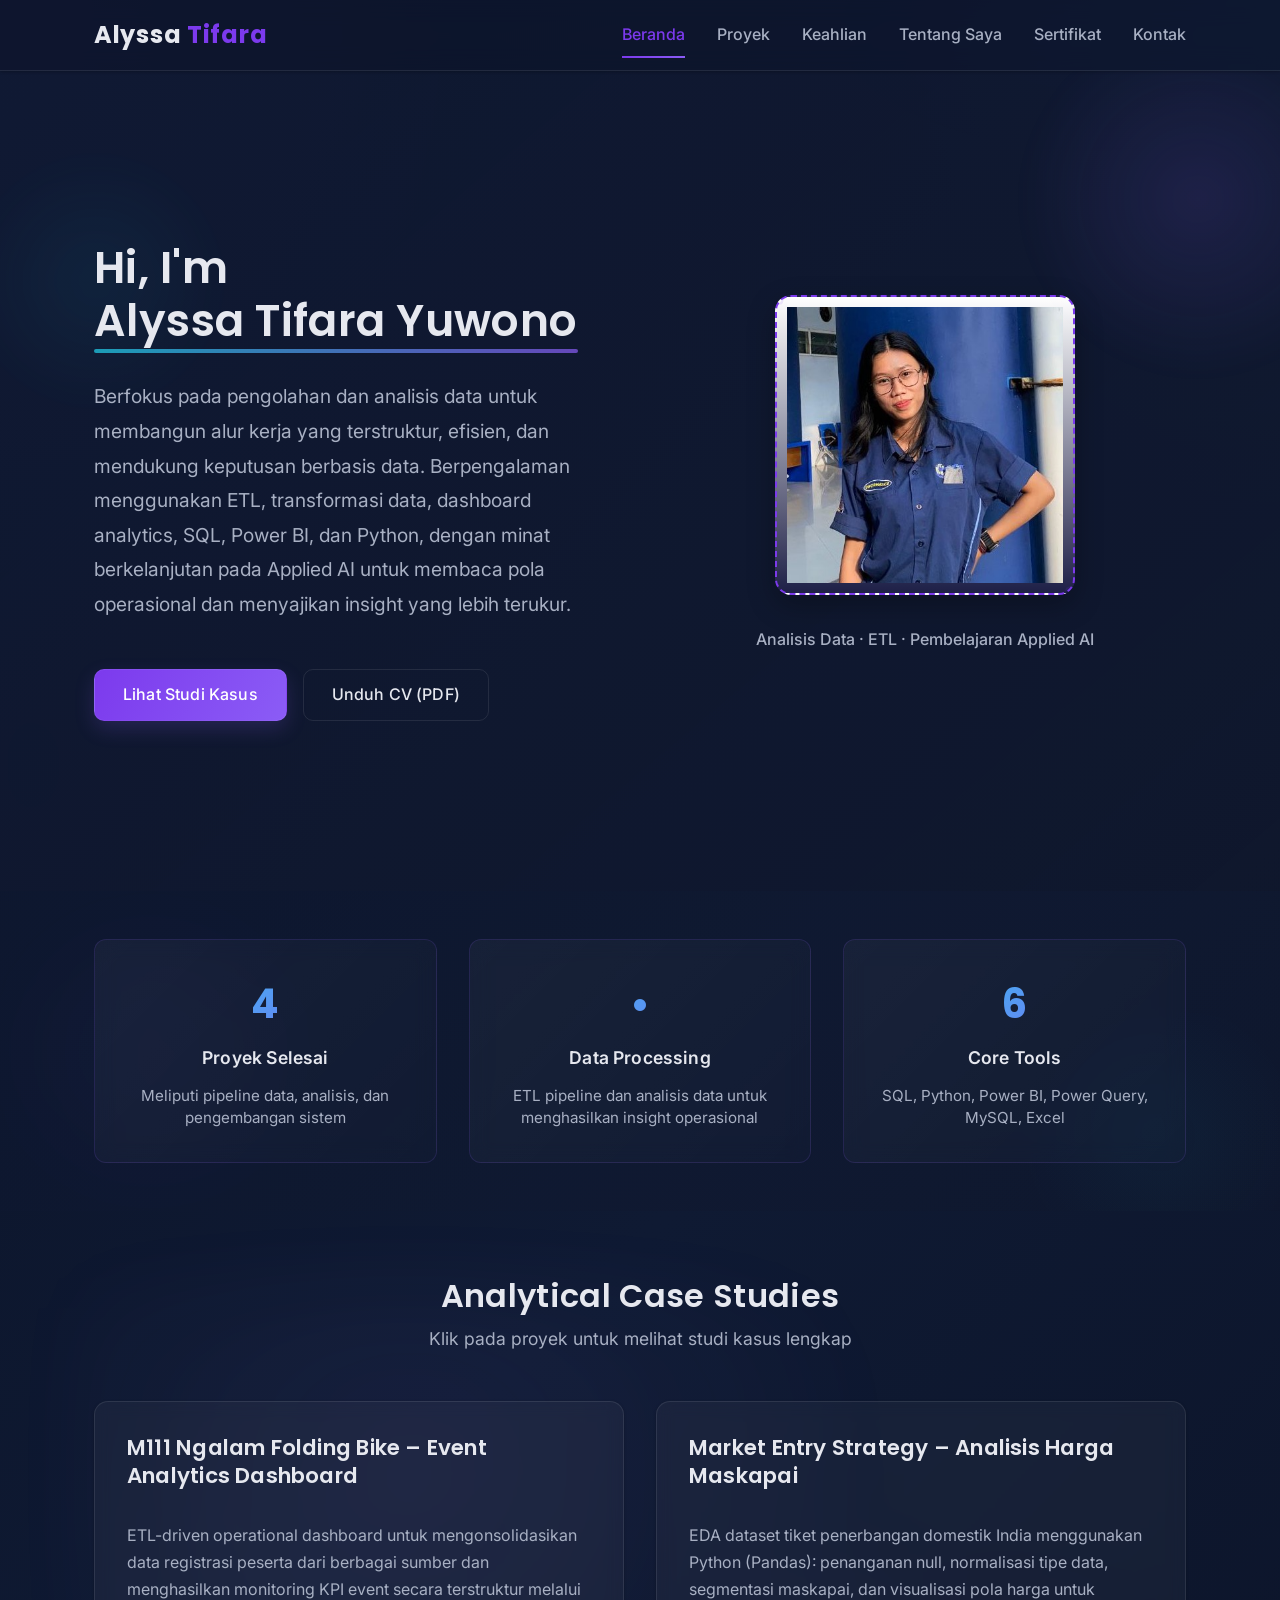
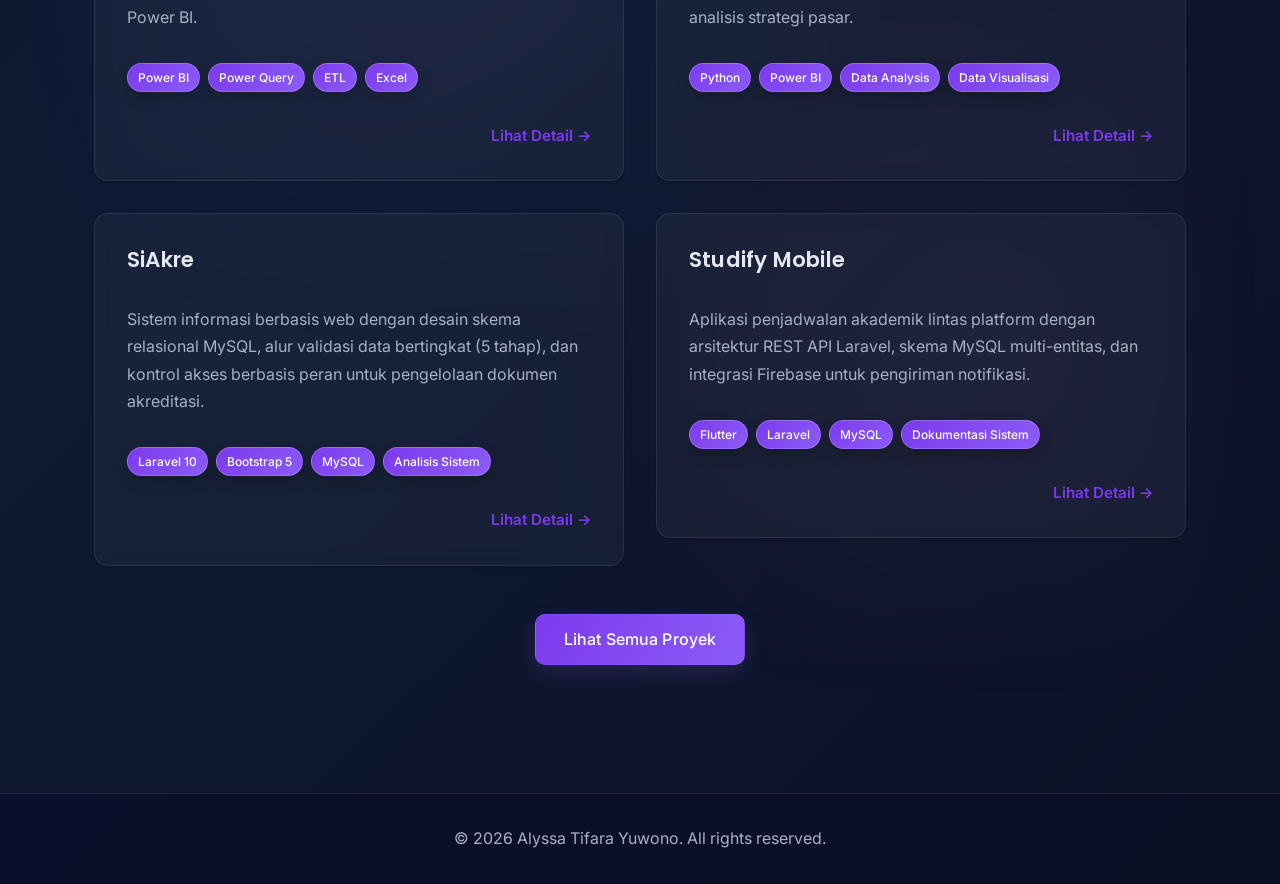
<file: index.html>
<!DOCTYPE html>
<html lang="id">
<head>
    <meta charset="UTF-8">
    <meta name="viewport" content="width=device-width, initial-scale=1.0">
    <meta name="description" content="Portfolio of Alyssa Tifara Yuwono — analytical Business Information Systems student focused on data workflows, ETL, dashboard analytics, SQL, Power BI, Python, and growing Applied AI capability.">
    <title>Alyssa Tifara Yuwono – Applied AI & Analytical Systems Portfolio</title>
    
    <!-- Favicon Links -->
    <link rel="icon" type="image/x-icon" href="assets/favicon/favicon.ico">
    <link rel="icon" type="image/png" sizes="32x32" href="assets/favicon/favicon-32x32.png">
    <link rel="icon" type="image/png" sizes="16x16" href="assets/favicon/favicon-16x16.png">
    <link rel="apple-touch-icon" sizes="180x180" href="assets/favicon/apple-touch-icon.png">
    <link rel="manifest" href="assets/favicon/site.webmanifest">
    
    <link rel="stylesheet" href="styles.css">
</head>
<body>
    <!-- ====================================
                HEADER & NAVIGATION
        ==================================== -->
    <header>
        <div class="container">
            <nav>
                <div class="logo">Alyssa <span>Tifara</span></div>
                
                <ul class="nav-links" id="navLinks">
                    <li><a href="index.html" class="active">Beranda</a></li>
                    <li><a href="projects.html">Proyek</a></li>
                    <li><a href="skills.html">Keahlian</a></li>
                    <li><a href="about.html">Tentang Saya</a></li>
                    <li><a href="certificates.html">Sertifikat</a></li>
                    <li><a href="contact.html">Kontak</a></li>
                </ul>
                
                <!-- Mobile menu toggle -->
                <div class="menu-toggle" id="menuToggle">
                    <span></span>
                    <span></span>
                    <span></span>
                </div>
            </nav>
        </div>
    </header>

    <!-- ===============================================
            HERO SECTION WITH PROFILE PHOTO
    ===================================================== -->
    <section class="hero">
        <div class="container">
            <div class="hero-layout">
                <!-- Hero Content (Left) -->
                <div class="hero-content">
                    <h1 class="hero-title">
                        Hi, I'm <span class="hero-name">Alyssa Tifara Yuwono</span>
                    </h1>
                    
                    <!-- Short Introduction -->
                    <p class="hero-description">
                    Berfokus pada pengolahan dan analisis data untuk membangun alur kerja yang terstruktur, efisien, dan mendukung keputusan berbasis data. Berpengalaman menggunakan ETL, transformasi data, dashboard analytics, SQL, Power BI, dan Python, dengan minat berkelanjutan pada Applied AI untuk membaca pola operasional dan menyajikan insight yang lebih terukur.
                    </p>


                    
                    <!-- Call-to-Action Buttons -->
                    <div class="btn-group">
                        <a href="projects.html" class="btn btn-primary">Lihat Studi Kasus</a>
                        <a href="assets/documents/cv/Alyssa Tifara Y_AI Engineer.pdf" class="btn btn-secondary" download>Unduh CV (PDF)</a>
                    </div>
                </div>

                <!-- Profile Photo Section (Right) -->
                <div class="profile-photo-section">
                    <div class="profile-photo-container frame-charm">
                        <img src="assets/images/profile/photo_landing%20page.png" 
                            alt="Professional profile photo of Alyssa Tifara Yuwono" 
                            class="profile-photo">
                    </div>
                    <p class="profile-subtitle">
                        Analisis Data · ETL · Pembelajaran Applied AI
                    </p>
                </div>
            </div>
        </div>
    </section>

    <!-- ====================================
            STATISTICS SECTION
        ==================================== -->
    <section class="stats-section">
        <div class="container">
            <div class="stats-grid">
                <div class="stat-card">
                    <div class="stat-number">4</div>
                    <div class="stat-label">Proyek Selesai</div>
                    <div class="stat-description">
                        Meliputi pipeline data, analisis, dan pengembangan sistem
                    </div>
                </div>

                <div class="stat-card">
                    <div class="stat-number">•</div>
                    <div class="stat-label">Data Processing</div>
                    <div class="stat-description">
                        ETL pipeline dan analisis data untuk menghasilkan insight operasional
                    </div>
                </div>

                <div class="stat-card">
                    <div class="stat-number">6</div>
                    <div class="stat-label">Core Tools</div>
                    <div class="stat-description">
                        SQL, Python, Power BI, Power Query, MySQL, Excel
                    </div>
                </div>
            </div>
        </div>
    </section>

    <!-- ====================================
            PROJECT PREVIEW SECTION
        ==================================== -->
    <section>
        <div class="container">
            <div class="section-header">
                <h2 class="section-title">Analytical Case Studies</h2>
                <p class="section-subtitle">Klik pada proyek untuk melihat studi kasus lengkap</p>
            </div>

            <div class="projects-grid">
                <!-- PROJECT CARD 1 -->
                <a href="project-detail.html?id=m111" class="project-card fade-in-card" aria-label="Lihat detail proyek M111 Ngalam Folding Bike">
                    <div class="project-card-header">
                        <h3 class="project-card-title">M111 Ngalam Folding Bike – Event Analytics Dashboard</h3>
                    </div>
                    <p class="project-card-description">
                        ETL-driven operational dashboard untuk mengonsolidasikan data registrasi peserta dari berbagai sumber dan menghasilkan monitoring KPI event secara terstruktur melalui Power BI.
                    </p>
                    <div class="tool-tags">
                        <span class="tag">Power BI</span>
                        <span class="tag">Power Query</span>
                        <span class="tag">ETL</span>
                        <span class="tag">Excel</span>
                    </div>
                    <div class="project-card-footer">
                        <span class="project-card-cta">Lihat Detail →</span>
                    </div>
                </a>

                <!-- PROJECT CARD 2 -->
                <a href="project-detail.html?id=order-delay" class="project-card fade-in-card" aria-label="Lihat detail proyek Market Entry Strategy">
                    <div class="project-card-header">
                        <h3 class="project-card-title">Market Entry Strategy – Analisis Harga Maskapai</h3>
                    </div>
                    <p class="project-card-description">
                        EDA dataset tiket penerbangan domestik India menggunakan Python (Pandas): penanganan null, normalisasi tipe data, segmentasi maskapai, dan visualisasi pola harga untuk analisis strategi pasar.
                    </p>
                    <div class="tool-tags">
                        <span class="tag">Python</span>
                        <span class="tag">Power BI</span>
                        <span class="tag">Data Analysis</span>
                        <span class="tag">Data Visualisasi</span>
                    </div>
                    <div class="project-card-footer">
                        <span class="project-card-cta">Lihat Detail →</span>
                    </div>
                </a>

                <!-- PROJECT CARD 3 -->
                <a href="project-detail.html?id=atm" class="project-card fade-in-card" aria-label="Lihat detail proyek SiAkre">
                    <div class="project-card-header">
                        <h3 class="project-card-title">SiAkre</h3>
                    </div>
                    <p class="project-card-description">
                        Sistem informasi berbasis web dengan desain skema relasional MySQL, alur validasi data bertingkat (5 tahap), dan kontrol akses berbasis peran untuk pengelolaan dokumen akreditasi.
                    </p>
                    <div class="tool-tags">
                        <span class="tag">Laravel 10</span>
                        <span class="tag">Bootstrap 5</span>
                        <span class="tag">MySQL</span>
                        <span class="tag">Analisis Sistem</span>
                    </div>
                    <div class="project-card-footer">
                        <span class="project-card-cta">Lihat Detail →</span>
                    </div>
                </a>

                <!-- PROJECT CARD 4 -->
                <a href="project-detail.html?id=retention" class="project-card fade-in-card" aria-label="Lihat detail proyek Studify Mobile">
                    <div class="project-card-header">
                        <h3 class="project-card-title">Studify Mobile</h3>
                    </div>
                    <p class="project-card-description">
                        Aplikasi penjadwalan akademik lintas platform dengan arsitektur REST API Laravel, skema MySQL multi-entitas, dan integrasi Firebase untuk pengiriman notifikasi.
                    </p>
                    <div class="tool-tags">
                        <span class="tag">Flutter</span>
                        <span class="tag">Laravel</span>
                        <span class="tag">MySQL</span>
                        <span class="tag">Dokumentasi Sistem</span>
                    </div>
                    <div class="project-card-footer">
                        <span class="project-card-cta">Lihat Detail →</span>
                    </div>
                </a>
            </div>

            <div class="section-cta-center">
                <a href="projects.html" class="btn btn-primary">Lihat Semua Proyek</a>
            </div>
        </div>
    </section>

    <!-- ====================================
                    FOOTER
        ==================================== -->
    <footer>
        <div class="container">
            <p>&copy; 2026 Alyssa Tifara Yuwono. All rights reserved.</p>
        </div>
    </footer>

    <script src="script.js"></script>
</body>
</html>
</file>
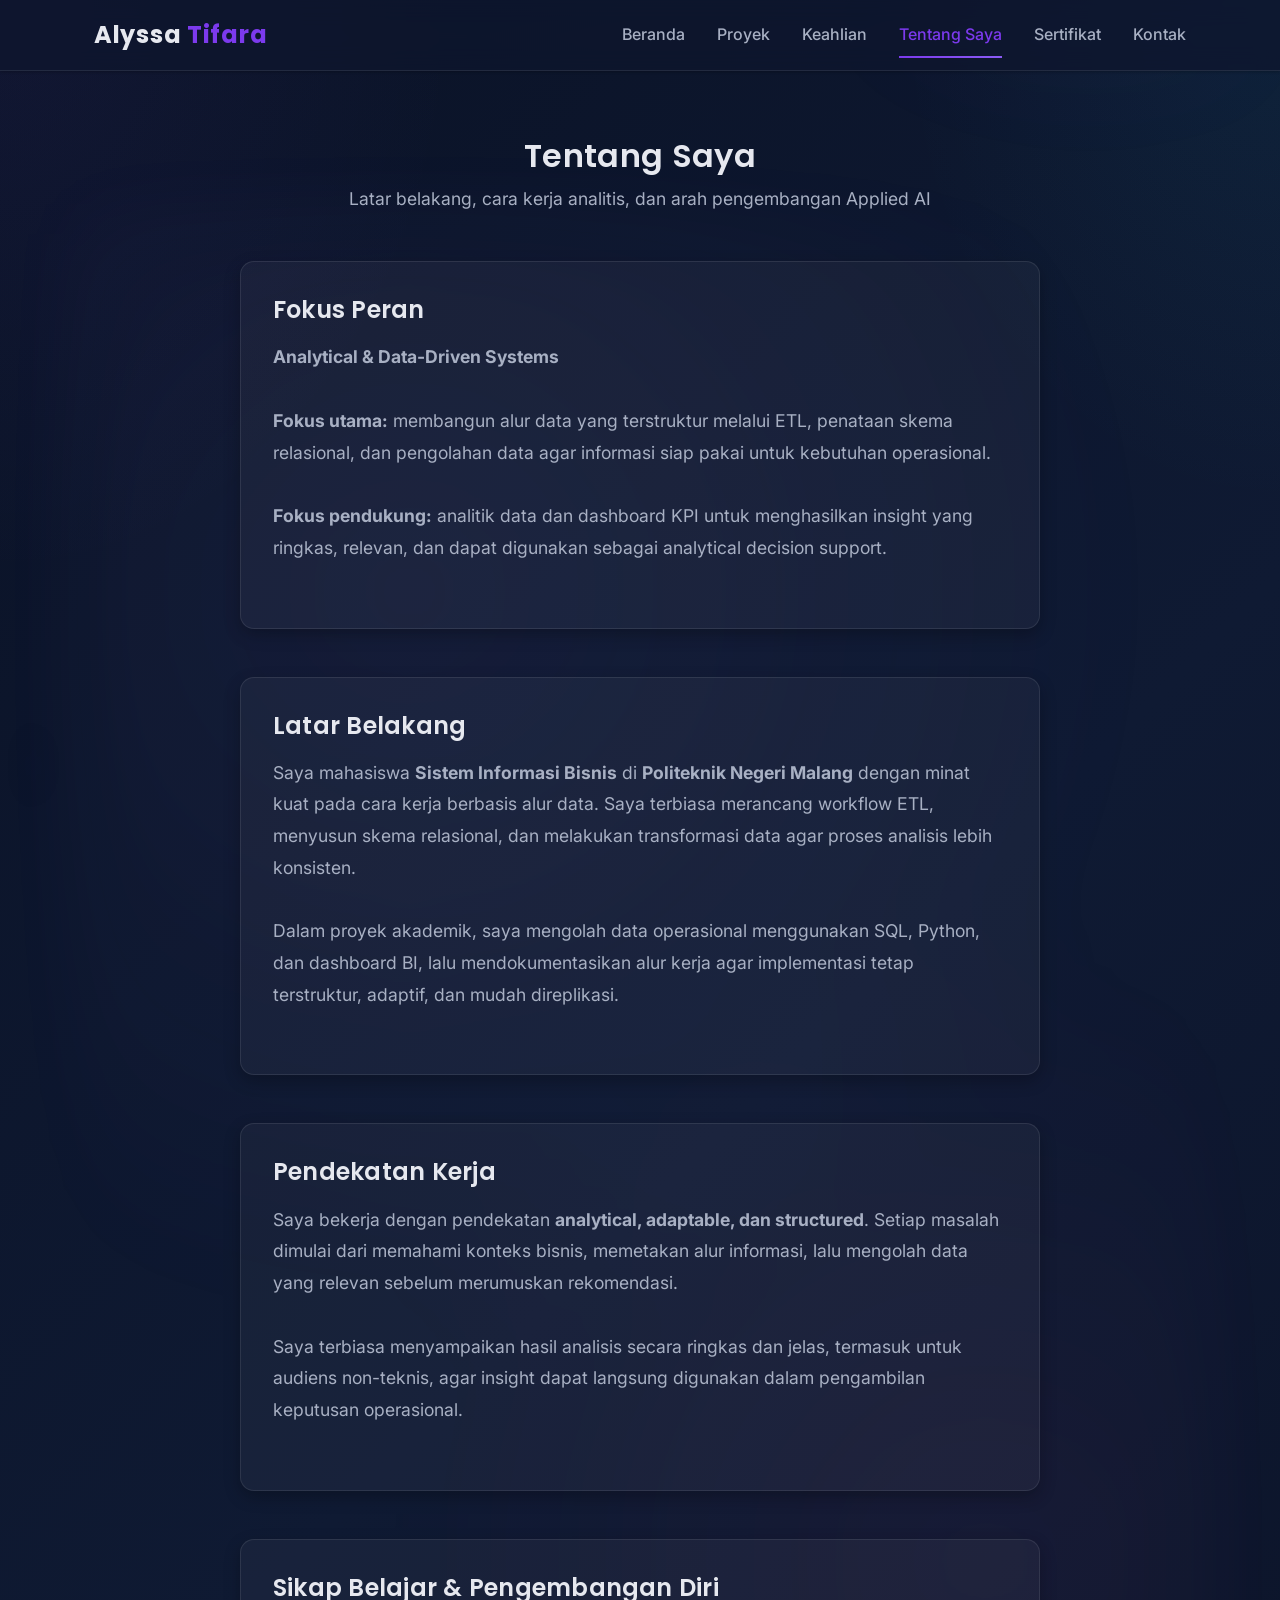
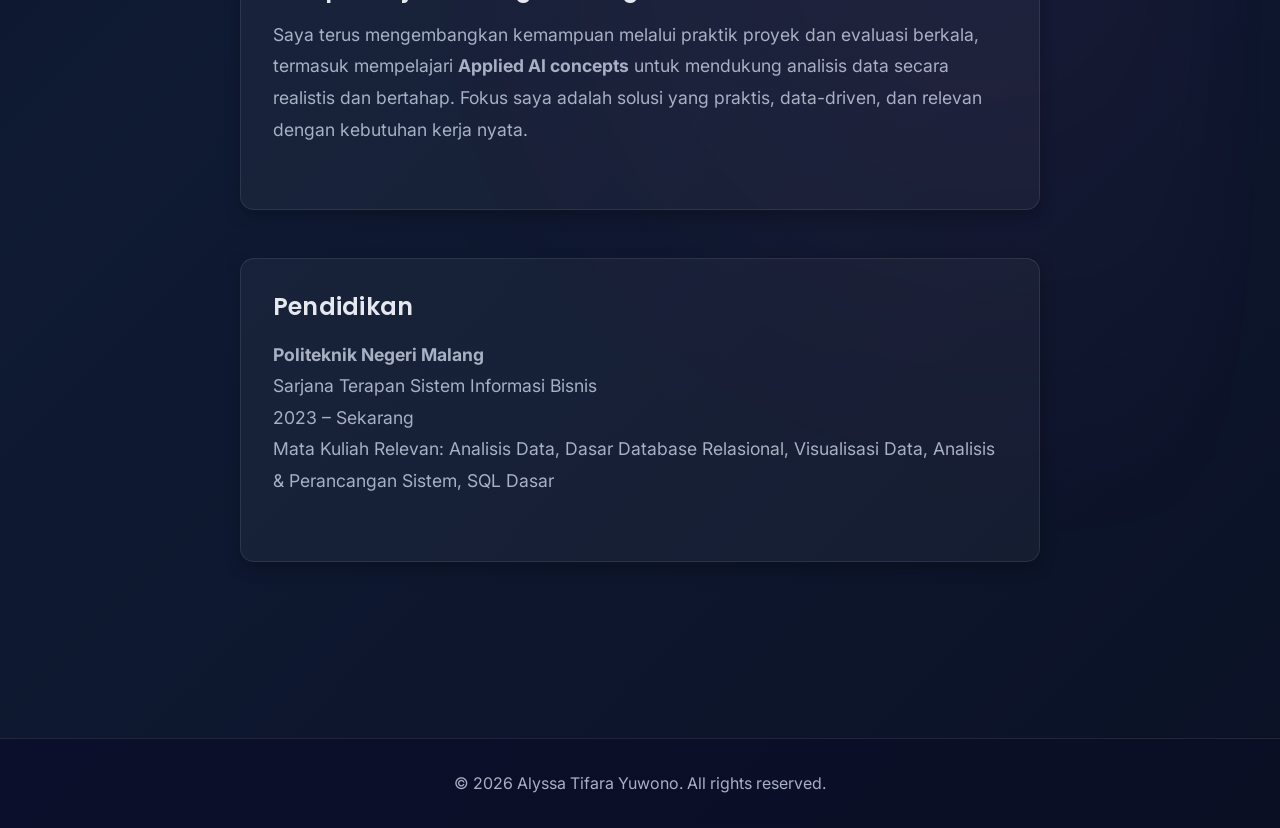
<file: about.html>
<!DOCTYPE html>
<html lang="id">
<head>
    <meta charset="UTF-8">
    <meta name="viewport" content="width=device-width, initial-scale=1.0">
    <meta name="description" content="Portfolio of Alyssa Tifara Yuwono — analytical and AI-oriented Business Information Systems student focused on data workflows, ETL, dashboard analytics, and AI-assisted insights using Python, SQL, Power BI, and modern analytical tools.">
    <title>Alyssa Tifara Yuwono – Applied AI & Analytical Systems Portfolio</title>
    
    <!-- Favicon Links -->
    <link rel="icon" type="image/x-icon" href="assets/favicon/favicon.ico">
    <link rel="icon" type="image/png" sizes="32x32" href="assets/favicon/favicon-32x32.png">
    <link rel="icon" type="image/png" sizes="16x16" href="assets/favicon/favicon-16x16.png">
    <link rel="apple-touch-icon" sizes="180x180" href="assets/favicon/apple-touch-icon.png">
    <link rel="manifest" href="assets/favicon/site.webmanifest">
    
    <link rel="stylesheet" href="styles.css">
</head>
<body>

<!-- ========================================
            HEADER & NAVIGATION
========================================= -->
<header>
    <div class="container">
        <nav>
            <div class="logo">Alyssa <span>Tifara</span></div>

            <ul class="nav-links" id="navLinks">
                <li><a href="index.html">Beranda</a></li>
                <li><a href="projects.html">Proyek</a></li>
                <li><a href="skills.html">Keahlian</a></li>
                <li><a href="about.html" class="active">Tentang Saya</a></li>
                <li><a href="certificates.html">Sertifikat</a></li>
                <li><a href="contact.html">Kontak</a></li>
            </ul>

            <div class="menu-toggle" id="menuToggle">
                <span></span>
                <span></span>
                <span></span>
            </div>
        </nav>
    </div>
</header>

<!-- ========================================
            ABOUT SECTION
========================================= -->
<section>
    <div class="container">
        <div class="section-header">
            <h2 class="section-title">Tentang Saya</h2>
            <p class="section-subtitle">Latar belakang, cara kerja analitis, dan arah pengembangan Applied AI</p>
        </div>

        <div class="about-content">

            <!-- Fokus Peran -->
            <div class="card mb-lg">
                <h3>Fokus Peran</h3>
                <p class="about-text">
                    <strong>Analytical & Data-Driven Systems</strong>
                </p>
                <p class="about-text">
                    <strong>Fokus utama:</strong> membangun alur data yang terstruktur melalui ETL, penataan skema relasional,
                    dan pengolahan data agar informasi siap pakai untuk kebutuhan operasional.
                </p>
                <p class="about-text">
                    <strong>Fokus pendukung:</strong> analitik data dan dashboard KPI untuk menghasilkan insight yang ringkas,
                    relevan, dan dapat digunakan sebagai analytical decision support.
                </p>
            </div>

            <!-- Latar Belakang -->
            <div class="card mb-lg">
                <h3>Latar Belakang</h3>
                <p class="about-text">
                    Saya mahasiswa <strong>Sistem Informasi Bisnis</strong> di <strong>Politeknik Negeri Malang</strong>
                    dengan minat kuat pada cara kerja berbasis alur data. Saya terbiasa merancang workflow ETL,
                    menyusun skema relasional, dan melakukan transformasi data agar proses analisis lebih konsisten.
                </p>
                <p class="about-text">
                    Dalam proyek akademik, saya mengolah data operasional menggunakan SQL, Python,
                    dan dashboard BI, lalu mendokumentasikan alur kerja agar implementasi tetap terstruktur,
                    adaptif, dan mudah direplikasi.
                </p>
            </div>

            <!-- Pendekatan Kerja -->
            <div class="card mb-lg">
                <h3>Pendekatan Kerja</h3>
                <p class="about-text">
                    Saya bekerja dengan pendekatan <strong>analytical, adaptable, dan structured</strong>.
                    Setiap masalah dimulai dari memahami konteks bisnis, memetakan alur informasi,
                    lalu mengolah data yang relevan sebelum merumuskan rekomendasi.
                </p>
                <p class="about-text">
                    Saya terbiasa menyampaikan hasil analisis secara ringkas dan jelas,
                    termasuk untuk audiens non-teknis, agar insight dapat langsung digunakan
                    dalam pengambilan keputusan operasional.
                </p>
            </div>

            <!-- Sikap Belajar -->
            <div class="card mb-lg">
                <h3>Sikap Belajar & Pengembangan Diri</h3>
                <p class="about-text">
                    Saya terus mengembangkan kemampuan melalui praktik proyek dan evaluasi berkala,
                    termasuk mempelajari <strong>Applied AI concepts</strong> untuk mendukung analisis data
                    secara realistis dan bertahap.
                    Fokus saya adalah solusi yang praktis, data-driven, dan relevan dengan kebutuhan kerja nyata.
                </p>
            </div>

            <!-- Pendidikan -->
            <div class="card mb-lg">
                <h3>Pendidikan</h3>
                <p class="about-text">
                    <strong>Politeknik Negeri Malang</strong><br>
                    Sarjana Terapan Sistem Informasi Bisnis<br>
                    2023 – Sekarang<br>
                    Mata Kuliah Relevan: Analisis Data, Dasar Database Relasional,
                    Visualisasi Data, Analisis & Perancangan Sistem, SQL Dasar
                </p>
            </div>

        </div>
    </div>
</section>

<!-- ========================================
                FOOTER
========================================= -->
<footer>
    <div class="container">
        <p>&copy; 2026 Alyssa Tifara Yuwono. All rights reserved.</p>
    </div>
</footer>

<script src="script.js"></script>
</body>
</html>
</file>
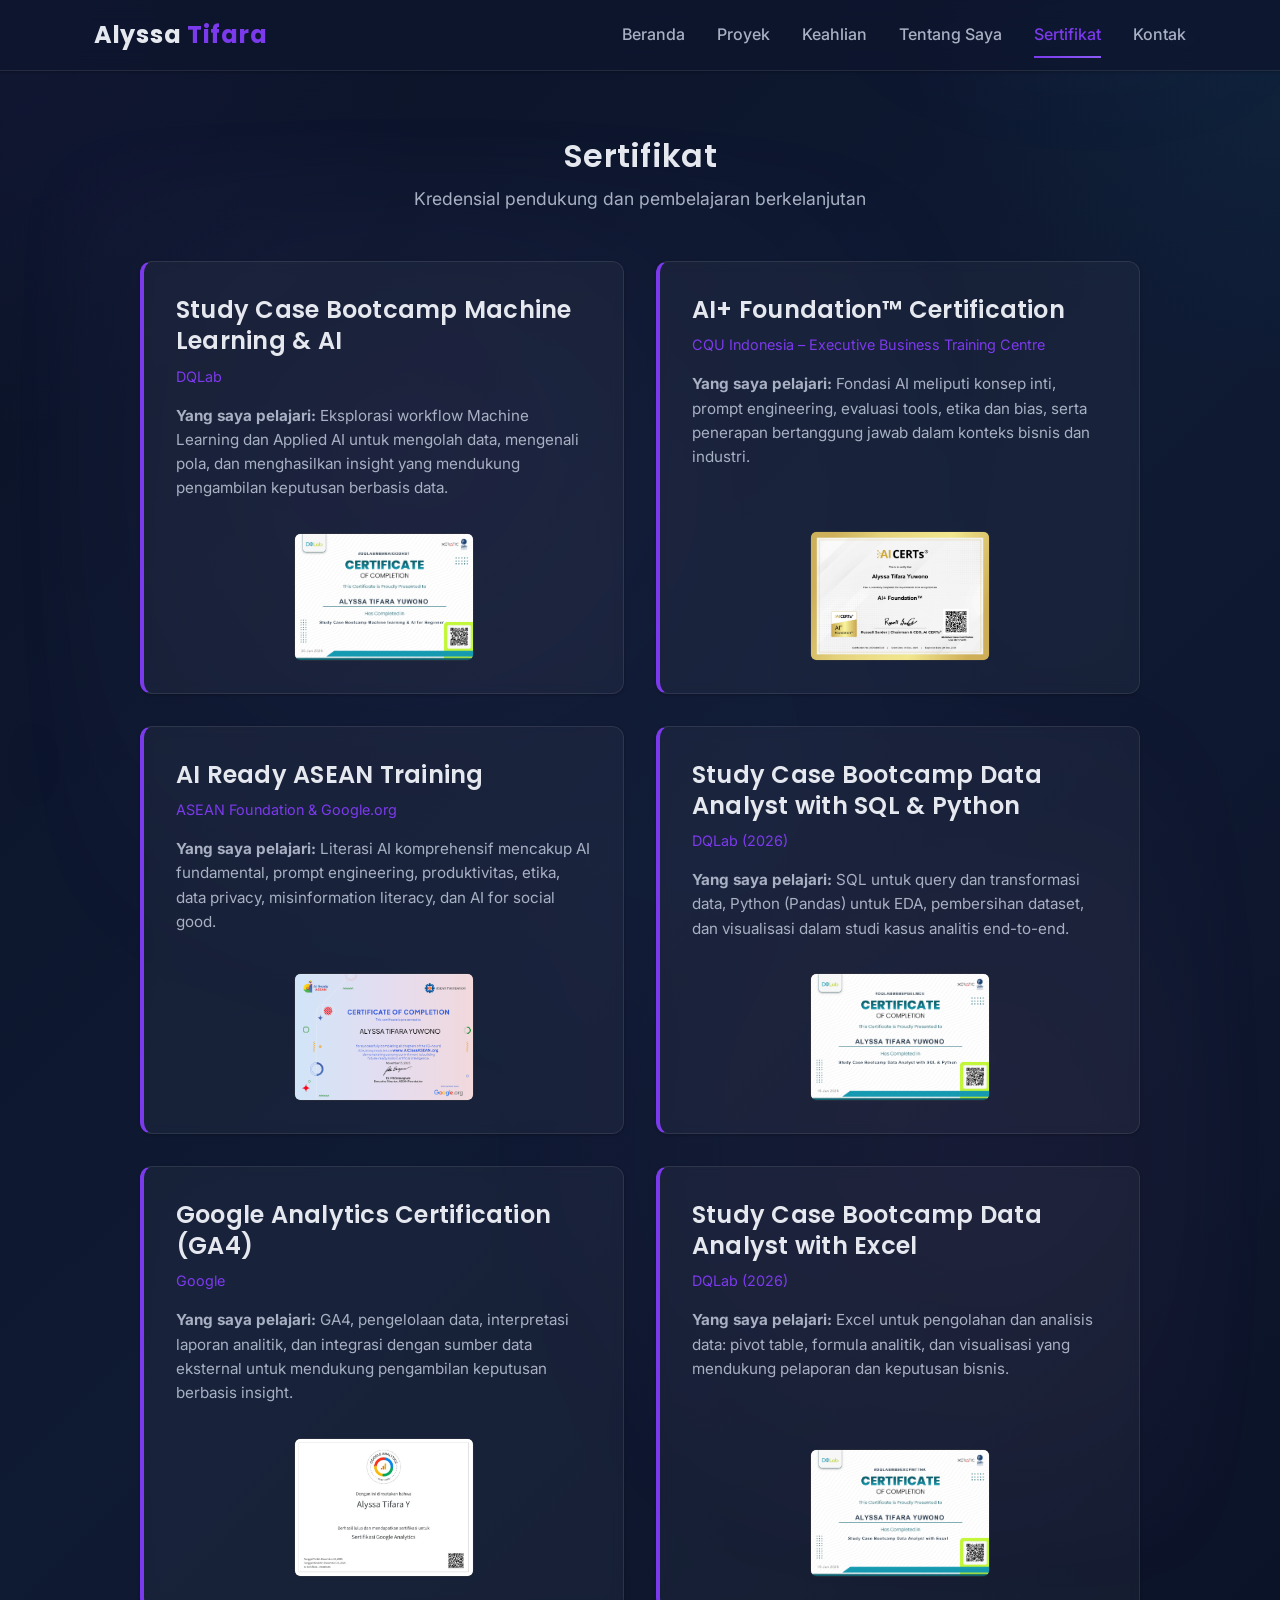
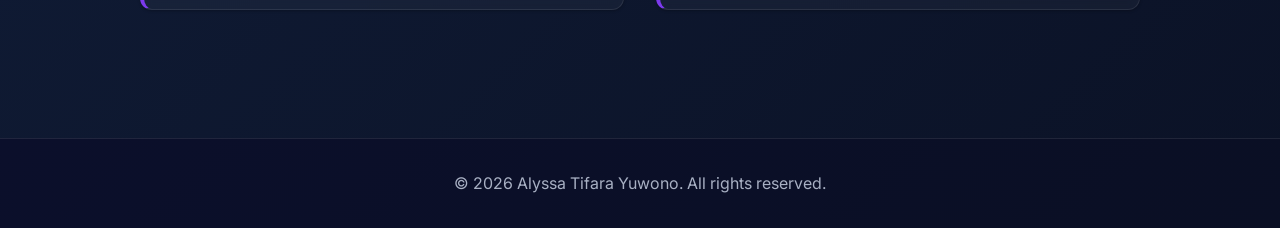
<file: certificates.html>
<!DOCTYPE html>
<html lang="id">
<head>
    <meta charset="UTF-8">
    <meta name="viewport" content="width=device-width, initial-scale=1.0">
    <meta name="description" content="Portfolio of Alyssa Tifara Yuwono — analytical and AI-oriented Business Information Systems student focused on data workflows, ETL, dashboard analytics, and AI-assisted insights using Python, SQL, Power BI, and modern analytical tools.">
    <title>Alyssa Tifara Yuwono – Applied AI & Analytical Systems Portfolio</title>
    
    <!-- Favicon Links -->
    <link rel="icon" type="image/x-icon" href="assets/favicon/favicon.ico">
    <link rel="icon" type="image/png" sizes="32x32" href="assets/favicon/favicon-32x32.png">
    <link rel="icon" type="image/png" sizes="16x16" href="assets/favicon/favicon-16x16.png">
    <link rel="apple-touch-icon" sizes="180x180" href="assets/favicon/apple-touch-icon.png">
    <link rel="manifest" href="assets/favicon/site.webmanifest">
    
    <link rel="stylesheet" href="styles.css">
</head>
<body>
    <!-- ========================================
         HEADER & NAVIGATION
         ======================================== -->
    <header>
        <div class="container">
            <nav>
                <div class="logo">Alyssa <span>Tifara</span></div>
               
                <ul class="nav-links" id="navLinks">
                    <li><a href="index.html">Beranda</a></li>
                    <li><a href="projects.html">Proyek</a></li>
                    <li><a href="skills.html">Keahlian</a></li>
                    <li><a href="about.html">Tentang Saya</a></li>
                    <li><a href="certificates.html" class="active">Sertifikat</a></li>
                    <li><a href="contact.html">Kontak</a></li>
                </ul>
               
                <div class="menu-toggle" id="menuToggle">
                    <span></span>
                    <span></span>
                    <span></span>
                </div>
            </nav>
        </div>
    </header>

    <!-- ====================================
            CERTIFICATES SECTION
    Edit: Add/remove certificates as needed
    ==================================== -->
    <section>
            <div class="container">
            <div class="section-header">
                <h2 class="section-title">Sertifikat</h2>
                <p class="section-subtitle">Kredensial pendukung dan pembelajaran berkelanjutan</p>
            </div>

            <!-- Certificates List -->
            <div class="certificates-list">

                <!-- CERTIFICATE 1: DQLab Machine Learning & AI (REORDERED - TOP PRIORITY) -->
                <div class="certificate-item">
                    <h3 class="certificate-name">Study Case Bootcamp Machine Learning & AI</h3>
                    <p class="certificate-platform">DQLab</p>
                    <p class="certificate-learning">
                        <strong>Yang saya pelajari:</strong> Eksplorasi workflow Machine Learning dan Applied AI untuk mengolah data, mengenali pola, dan menghasilkan insight yang mendukung pengambilan keputusan berbasis data.
                    </p>
                    <div class="certificate-preview-container">
                        <a href="assets/certificates/DQLAB ML & AI.jpg" target="_blank" class="certificate-preview">
                            <img src="assets/certificates/DQLAB ML & AI.jpg" alt="DQLab Machine Learning & AI Bootcamp Certificate">
                        </a>
                    </div>
                </div>

                <!-- CERTIFICATE 2: AI+ Foundation (REORDERED - HIGH PRIORITY) -->
                <div class="certificate-item">
                    <h3 class="certificate-name">AI+ Foundation™ Certification</h3>
                    <p class="certificate-platform">CQU Indonesia – Executive Business Training Centre</p>
                    <p class="certificate-learning">
                        <strong>Yang saya pelajari:</strong> Fondasi AI meliputi konsep inti, prompt engineering, evaluasi tools, etika dan bias, serta penerapan bertanggung jawab dalam konteks bisnis dan industri.
                    </p>
                    <div class="certificate-preview-container">
                        <a href="assets/certificates/AI_Foundation_CQU.png" target="_blank" class="certificate-preview">
                            <img src="assets/certificates/AI_Foundation_CQU.png" alt="AI+ Foundation Certification">
                        </a>
                    </div>
                </div>

                <!-- CERTIFICATE 3: AI Ready ASEAN (REORDERED - HIGH PRIORITY) -->
                <div class="certificate-item">
                    <h3 class="certificate-name">AI Ready ASEAN Training</h3>
                    <p class="certificate-platform">ASEAN Foundation & Google.org</p>
                    <p class="certificate-learning">
                        <strong>Yang saya pelajari:</strong> Literasi AI komprehensif mencakup AI fundamental, prompt engineering, produktivitas, etika, data privacy, misinformation literacy, dan AI for social good.
                    </p>
                    <div class="certificate-preview-container">
                        <a href="assets/certificates/AI_Ready_ASEAN.png" target="_blank" class="certificate-preview">
                            <img src="assets/certificates/AI_Ready_ASEAN.png" alt="AI Ready ASEAN Training Certificate">
                        </a>
                    </div>
                </div>

                <!-- CERTIFICATE 4: DQLab SQL & Python (REORDERED) -->
                <div class="certificate-item">
                    <h3 class="certificate-name">Study Case Bootcamp Data Analyst with SQL & Python</h3>
                    <p class="certificate-platform">DQLab (2026)</p>
                    <p class="certificate-learning">
                        <strong>Yang saya pelajari:</strong> SQL untuk query dan transformasi data, Python (Pandas) untuk EDA, pembersihan dataset, dan visualisasi dalam studi kasus analitis end-to-end.
                    </p>
                    <div class="certificate-preview-container">
                        <a href="assets/certificates/DQLab_SQL_Python.png" target="_blank" class="certificate-preview">
                            <img src="assets/certificates/DQLab_SQL_Python.png" alt="DQLab SQL & Python Bootcamp Certificate">
                        </a>
                    </div>
                </div>

                <!-- CERTIFICATE 5: Google Analytics (REORDERED) -->
                <div class="certificate-item">
                    <h3 class="certificate-name">Google Analytics Certification (GA4)</h3>
                    <p class="certificate-platform">Google</p>
                    <p class="certificate-learning">
                        <strong>Yang saya pelajari:</strong> GA4, pengelolaan data, interpretasi laporan analitik, dan integrasi dengan sumber data eksternal untuk mendukung pengambilan keputusan berbasis insight.
                    </p>
                    <div class="certificate-preview-container">
                        <a href="assets/certificates/Sertifikat_Google Analytics.png" target="_blank" class="certificate-preview">
                            <img src="assets/certificates/Sertifikat_Google Analytics.png" alt="Google Analytics Certification">
                        </a>
                    </div>
                </div>

                <!-- CERTIFICATE 6: DQLab Excel (REORDERED) -->
                <div class="certificate-item">
                    <h3 class="certificate-name">Study Case Bootcamp Data Analyst with Excel</h3>
                    <p class="certificate-platform">DQLab (2026)</p>
                    <p class="certificate-learning">
                        <strong>Yang saya pelajari:</strong> Excel untuk pengolahan dan analisis data: pivot table, formula analitik, dan visualisasi yang mendukung pelaporan dan keputusan bisnis.
                    </p>
                    <div class="certificate-preview-container">
                        <a href="assets/certificates/DQLab_Excel.png" target="_blank" class="certificate-preview">
                            <img src="assets/certificates/DQLab_Excel.png" alt="DQLab Excel Bootcamp Certificate">
                        </a>
                    </div>
                </div>

            </div>
        </div>
    </section>

    <!-- ====================================
                    FOOTER
        ===================================== -->
    <footer>
        <div class="container">
            <p>&copy; 2026 Alyssa Tifara Yuwono. All rights reserved.</p>
        </div>
    </footer>

    <script src="script.js"></script>
</body>
</html>
</file>
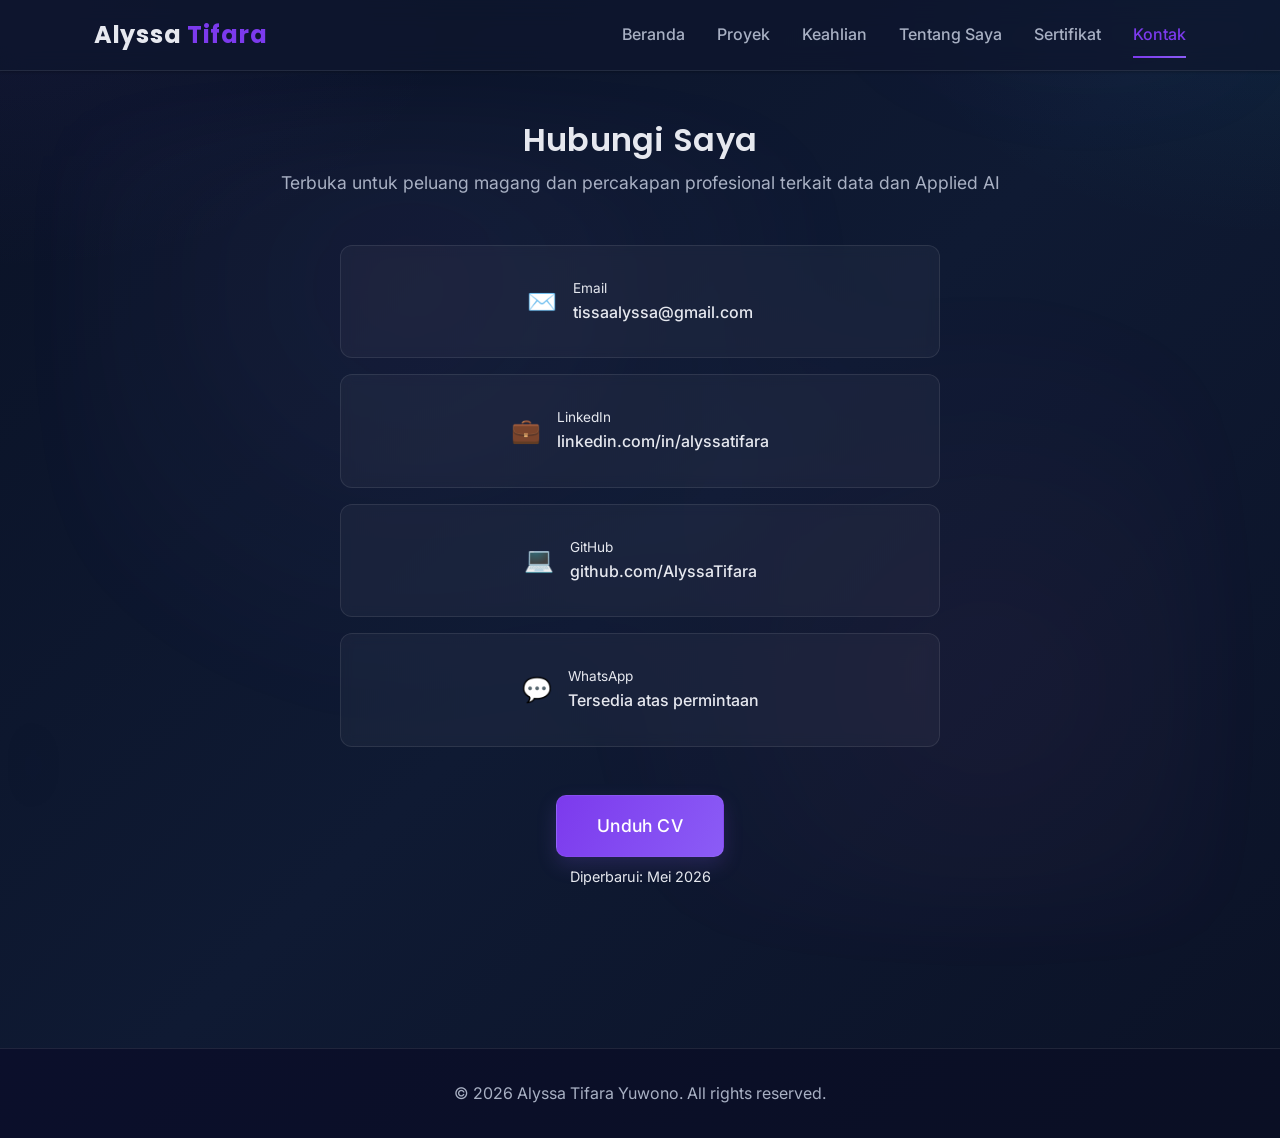
<file: contact.html>
<!DOCTYPE html>
<html lang="id">
<head>
    <meta charset="UTF-8">
    <meta name="viewport" content="width=device-width, initial-scale=1.0">
    <meta name="description" content="Portfolio of Alyssa Tifara Yuwono — analytical and AI-oriented Business Information Systems student focused on data workflows, ETL, dashboard analytics, and AI-assisted insights using Python, SQL, Power BI, and modern analytical tools.">
    <title>Alyssa Tifara Yuwono – Applied AI & Analytical Systems Portfolio</title>
    
    <!-- Favicon Links -->
    <link rel="icon" type="image/x-icon" href="assets/favicon/favicon.ico">
    <link rel="icon" type="image/png" sizes="32x32" href="assets/favicon/favicon-32x32.png">
    <link rel="icon" type="image/png" sizes="16x16" href="assets/favicon/favicon-16x16.png">
    <link rel="apple-touch-icon" sizes="180x180" href="assets/favicon/apple-touch-icon.png">
    <link rel="manifest" href="assets/favicon/site.webmanifest">
    
    <link rel="stylesheet" href="styles.css">
</head>
<body>
    <!-- ========================================
                HEADER & NAVIGATION
    ============================================= -->
    <header>
        <div class="container">
            <nav>
                <div class="logo">Alyssa <span>Tifara</span></div>
                
                <ul class="nav-links" id="navLinks">
                    <li><a href="index.html">Beranda</a></li>
                    <li><a href="projects.html">Proyek</a></li>
                    <li><a href="skills.html">Keahlian</a></li>
                    <li><a href="about.html">Tentang Saya</a></li>
                    <li><a href="certificates.html">Sertifikat</a></li>
                    <li><a href="contact.html" class="active">Kontak</a></li>
                </ul>
                
                <div class="menu-toggle" id="menuToggle">
                    <span></span>
                    <span></span>
                    <span></span>
                </div>
            </nav>
        </div>
    </header>

    <!-- ========================================
                    CONTACT SECTION
                    Edit: Email, LinkedIn, GitHub links
    ============================================= -->
    <section class="contact-section">
        <div class="container">
            <div class="section-header">
                <h2 class="section-title">Hubungi Saya</h2>
                <p class="section-subtitle">
                    Terbuka untuk peluang magang dan percakapan profesional terkait data dan Applied AI
                </p>
            </div>

            <div class="contact-container">
                <!-- Contact Links -->
                <div class="contact-links">
                    
                    <!-- EMAIL (PRIMARY CONTACT) -->
                    <a class="contact-item contact-link"
                        href="mailto:tissaalyssa@gmail.com"
                        aria-label="Kirim email ke Alyssa">
                        <div class="contact-icon">✉️</div>
                        <div class="contact-info">
                        <span class="contact-label">Email</span>
                        <span class="contact-value">tissaalyssa@gmail.com</span>
                        </div>
                    </a>

                    <!-- LINKEDIN (HR FAVORITE) -->
                    <a class="contact-item contact-link"
                        href="https://www.linkedin.com/in/alyssatifara/"
                        target="_blank"
                        rel="noopener noreferrer">
                        <div class="contact-icon">💼</div>
                        <div class="contact-info">
                        <span class="contact-label">LinkedIn</span>
                        <span class="contact-value">linkedin.com/in/alyssatifara</span>
                        </div>
                    </a>

                    <!-- GITHUB -->
                    <a class="contact-item contact-link"
                        href="https://github.com/AlyssaTifara"
                        target="_blank"
                        rel="noopener noreferrer">
                        <div class="contact-icon">💻</div>
                        <div class="contact-info">
                        <span class="contact-label">GitHub</span>
                        <span class="contact-value">github.com/AlyssaTifara</span>
                        </div>
                    </a>

                    <!-- WHATSAPP (OPTIONAL & SAFE VERSION) -->
                    <a class="contact-item contact-link"
                        href="https://wa.me/6281259380484"
                        target="_blank"
                        rel="noopener noreferrer">
                        <div class="contact-icon">💬</div>
                        <div class="contact-info">
                        <span class="contact-label">WhatsApp</span>
                        <span class="contact-value">Tersedia atas permintaan</span>
                        </div>
                    </a>

                <!-- Download CV Button -->
                <div class="contact-download">
                    <a href="assets/documents/cv/Alyssa Tifara Y_AI Engineer.pdf" class="btn btn-primary contact-download-btn" download>
                        Unduh CV
                    </a>
                    <p class="contact-update">
                        Diperbarui: Mei 2026
                    </p>
                </div>

                <!-- Additional Message -->
                <!-- <div class="contact-note">
                <p class="contact-note-text">
                    <strong>Ketersediaan:</strong> Terbuka untuk peluang magang Data Analyst, Data Engineer, dan Applied AI. Tersedia untuk diskusi melalui email atau LinkedIn.
                </p>
                </div> -->

            </div>
        </div>
    </section>

    <!-- ====================================
                    FOOTER
        ===================================== -->
    <footer>
        <div class="container">
            <p>&copy; 2026 Alyssa Tifara Yuwono. All rights reserved.</p>
        </div>
    </footer>

    <script src="script.js"></script>
</body>
</html>
</file>
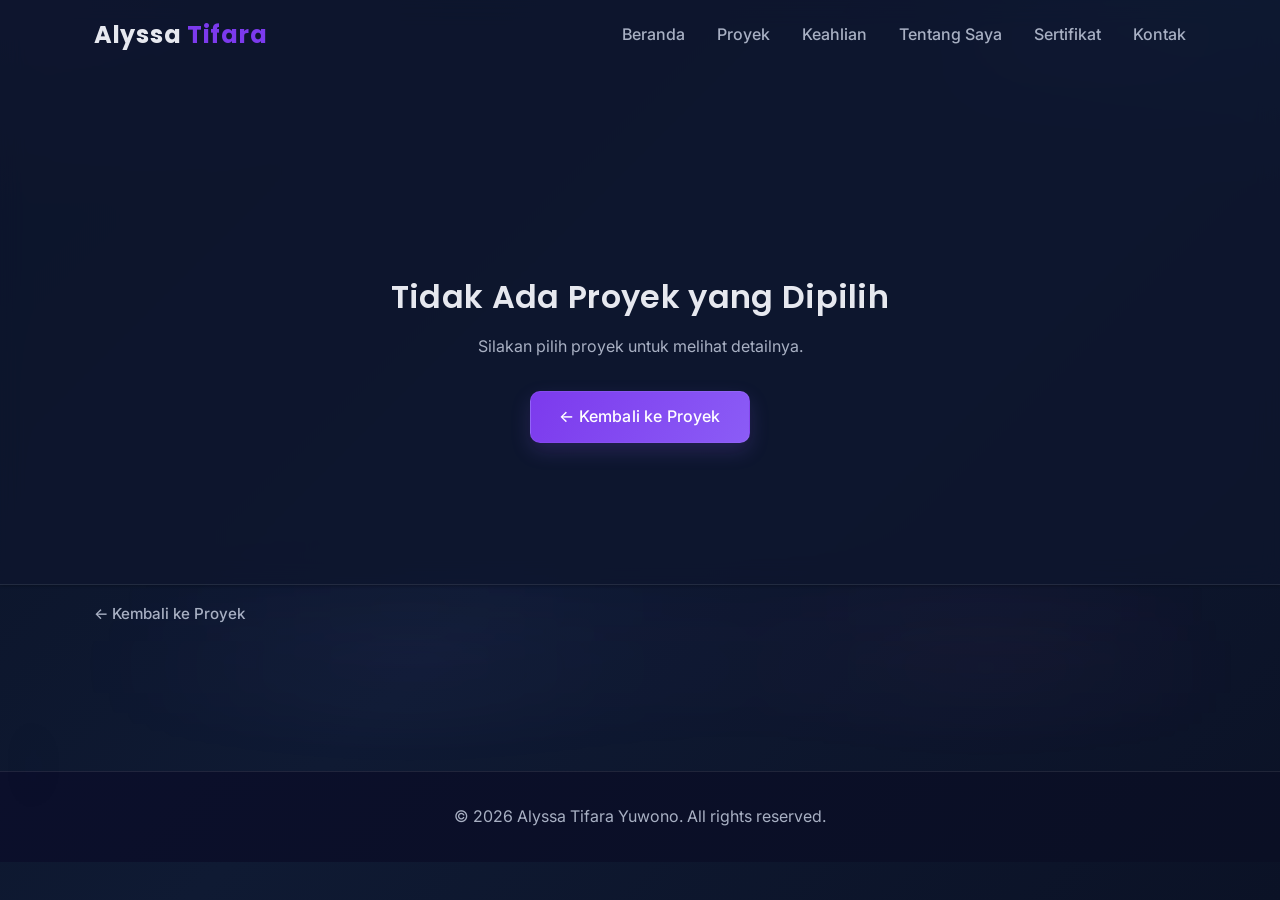
<file: project-detail.html>
<!DOCTYPE html>
<html lang="id">
<head>
    <meta charset="UTF-8">
    <meta name="viewport" content="width=device-width, initial-scale=1.0">
    <meta name="description" content="Portfolio of Alyssa Tifara Yuwono — analytical Business Information Systems student focused on data workflows, ETL, dashboard analytics, and Applied AI learning using Python, SQL, Power BI, and modern analytical tools.">
    <title>Alyssa Tifara Yuwono – Applied AI & Analytical Systems Portfolio</title>
    
    <!-- Favicon Links -->
    <link rel="icon" type="image/x-icon" href="assets/favicon/favicon.ico">
    <link rel="icon" type="image/png" sizes="32x32" href="assets/favicon/favicon-32x32.png">
    <link rel="icon" type="image/png" sizes="16x16" href="assets/favicon/favicon-16x16.png">
    <link rel="apple-touch-icon" sizes="180x180" href="assets/favicon/apple-touch-icon.png">
    <link rel="manifest" href="assets/favicon/site.webmanifest">
    
    <link rel="stylesheet" href="styles.css">
</head>
<body>
    <!-- ====================================
                HEADER & NAVIGATION
    ==================================== -->
    <header>
        <div class="container">
            <nav>
                <div class="logo">Alyssa <span>Tifara</span></div>
                
                <ul class="nav-links" id="navLinks">
                    <li><a href="index.html">Beranda</a></li>
                    <li><a href="projects.html" class="active">Proyek</a></li>
                    <li><a href="skills.html">Keahlian</a></li>
                    <li><a href="about.html">Tentang Saya</a></li>
                    <li><a href="certificates.html">Sertifikat</a></li>
                    <li><a href="contact.html">Kontak</a></li>
                </ul>
                
                <div class="menu-toggle" id="menuToggle">
                    <span></span>
                    <span></span>
                    <span></span>
                </div>
            </nav>
        </div>
    </header>

    <!-- ========================================
                BACK NAVIGATION
        ======================================== -->
    <section class="page-top-spacing-sm">
        <div class="container">
            <a href="projects.html" class="back-link">← Kembali ke Proyek</a>
        </div>
    </section>

    <!-- ====================================
                    PROJECT DETAIL
            Edit: All sections below
    ==================================== -->
    <section class="page-top-padding-sm">
        <div class="container">
            <div id="detail-loader" class="detail-loader" role="status" aria-live="polite" aria-label="Memuat detail proyek">
                <div class="spinner"></div>
                <p>Memuat proyek...</p>
            </div>

            <div id="detail-shell" hidden>
                <!-- 1. PROJECT OVERVIEW -->
                <div class="project-detail-header">
                    <h1 class="project-detail-title">Detail Proyek</h1>
                    <div class="project-detail-meta" id="detail-tools"></div>
                    <p class="project-detail-intro" id="detail-overview"></p>
                </div>

                <!-- WEBSITE PREVIEW (Conditional - SIAkre Only) -->
                <div id="website-preview" class="website-preview-section" hidden>
                    <h2 class="website-preview-title">Tampilan Website</h2>
                    <div class="website-preview-container">
                        <div class="project-image-wrapper">
                            <div class="project-image-skeleton" id="preview-image-skeleton" aria-hidden="true"></div>
                            <img id="preview-image" class="project-image" alt="" loading="lazy">
                        </div>
                    </div>
                </div>

                <!-- MOBILE APP SHOWCASE (Conditional - Studify Only) -->
                <div id="mobile-showcase" class="mobile-showcase-section" hidden>
                    <h2 class="mobile-showcase-title">Tampilan Aplikasi Mobile</h2>
                    <div class="mobile-screens-container">
                        <div class="mobile-frame animate-fade-up delay-1">
                            <img id="mobile-screen-1" src="" alt="" loading="lazy">
                        </div>
                        <div class="mobile-frame animate-fade-up delay-2">
                            <img id="mobile-screen-2" src="" alt="" loading="lazy">
                        </div>
                        <div class="mobile-frame animate-fade-up delay-3">
                            <img id="mobile-screen-3" src="" alt="" loading="lazy">
                        </div>
                    </div>
                </div>

                <!-- DASHBOARD PREVIEW (Conditional - Airline Pricing Only) -->
                <div id="dashboard-preview" class="website-preview-section" hidden>
                    <h2 class="website-preview-title">Tampilan Dashboard</h2>
                    <div class="website-preview-container">
                        <div class="project-image-wrapper">
                            <div class="project-image-skeleton" id="dashboard-image-skeleton" aria-hidden="true"></div>
                            <img id="dashboard-image" class="project-image" alt="" loading="lazy">
                        </div>
                    </div>
                </div>

                <!-- DASHBOARD GALLERY (Conditional - M111 Only) -->
                <section id="m111-dashboard-gallery" class="dashboard-gallery-section" hidden>
                    <h2 class="website-preview-title">Dashboard Preview</h2>
                    <div class="dashboard-gallery-grid" id="m111-dashboard-grid"></div>
                </section>

                <!-- Main Content Container -->
                <div class="project-detail-content">
                    <!-- 2. PROBLEM & IMPORTANCE -->
                    <div class="detail-section" data-section="problem">
                        <h2 class="detail-section-title">Konteks Masalah & Prioritas</h2>
                        <div class="detail-section-body" id="detail-problem"></div>
                    </div>

                    <!-- 3. DATA & TOOLS -->
                    <div class="detail-section" data-section="data-tools">
                        <h2 class="detail-section-title">Data, Tools & Alur Kerja</h2>
                        <div class="detail-section-body" id="detail-data"></div>
                    </div>

                    <!-- 4. KEY INSIGHTS -->
                    <div class="detail-section highlight-section" data-section="insights">
                        <h2 class="detail-section-title">Temuan Analitis Utama</h2>
                        <div class="detail-section-body" id="detail-insights"></div>
                    </div>

                    <!-- 5. RECOMMENDATION & IMPACT -->
                    <div class="detail-section" data-section="recommendation">
                        <h2 class="detail-section-title">Rekomendasi Aksi & Dampak Operasional</h2>
                        <div class="detail-section-body" id="detail-recommendation"></div>
                    </div>

                    <!-- 6. REFLECTION -->
                    <div class="detail-section" data-section="reflection">
                        <h2 class="detail-section-title">Refleksi Proses & Pengembangan Lanjutan</h2>
                        <div class="detail-section-body" id="detail-reflection"></div>
                    </div>
                </div>

                <!-- ACTION BUTTONS -->
                <div class="project-actions" id="detail-actions"></div>

                <!-- Back to projects -->
                <div class="section-cta-center">
                    <a href="projects.html" class="back-link">← Kembali ke Semua Proyek</a>
                </div>
            </div>

        </div>
    </section>

    <!-- ====================================
                    FOOTER
        ===================================== -->
    <footer>
        <div class="container">
            <p>&copy; 2026 Alyssa Tifara Yuwono. All rights reserved.</p>
        </div>
    </footer>

    <script src="script.js"></script>
</body>
</html>
</file>
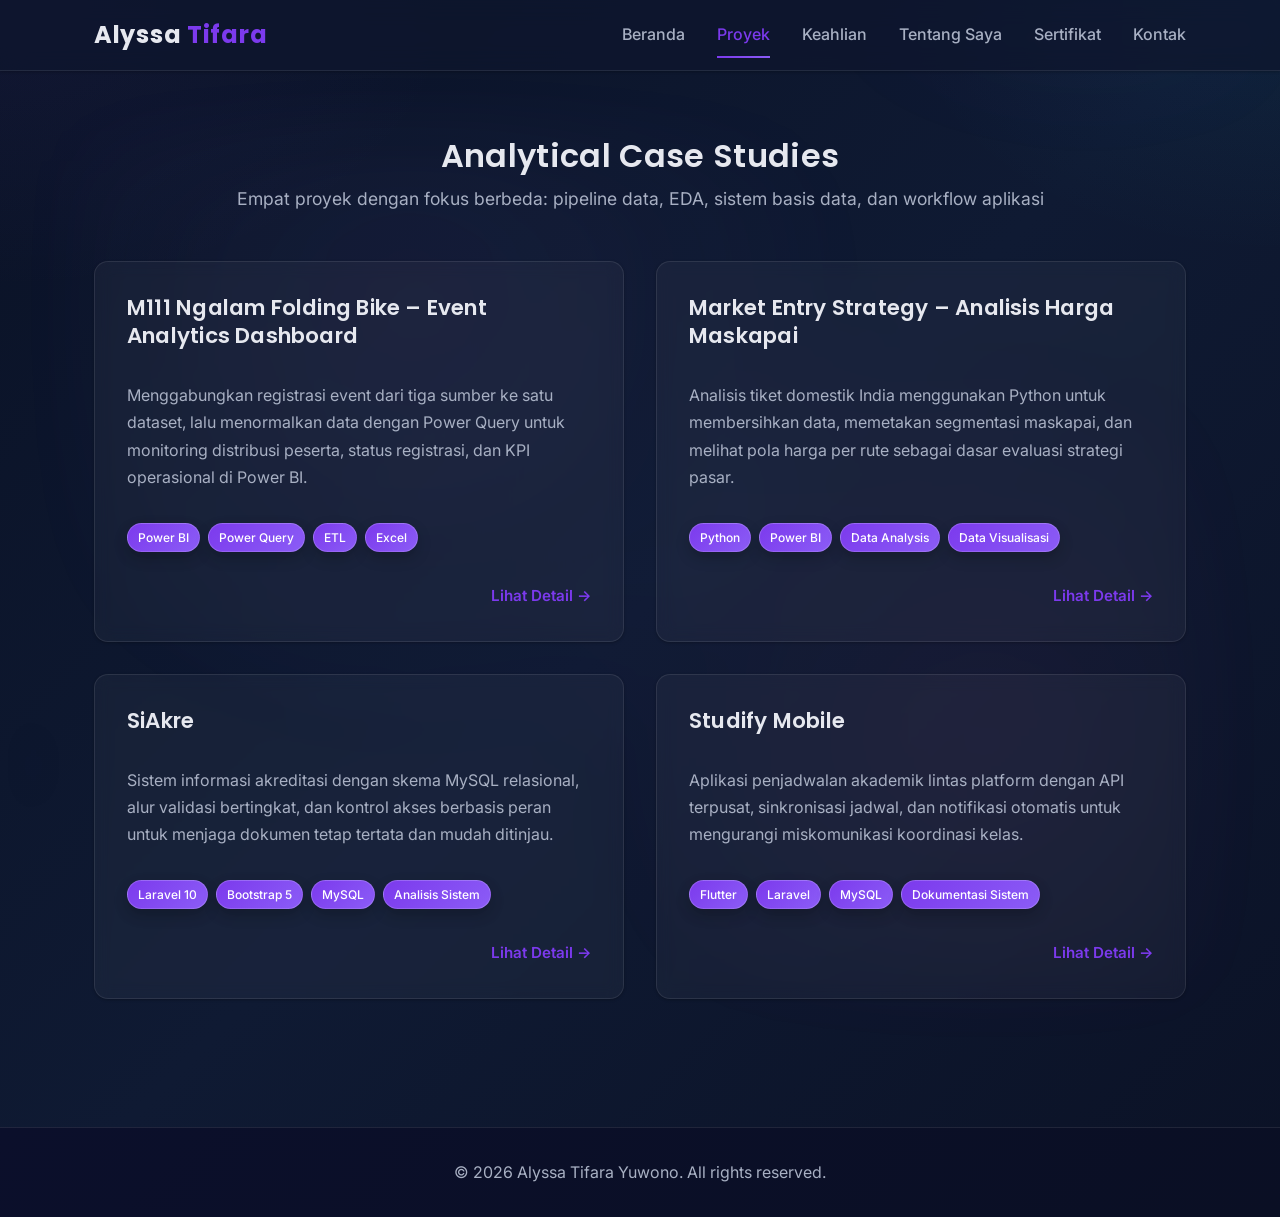
<file: projects.html>
<!DOCTYPE html>
<html lang="id">
<head>
    <meta charset="UTF-8">
    <meta name="viewport" content="width=device-width, initial-scale=1.0">
    <meta name="description" content="Portfolio of Alyssa Tifara Yuwono — analytical and AI-oriented Business Information Systems student focused on data workflows, ETL, dashboard analytics, and AI-assisted insights using Python, SQL, Power BI, and modern analytical tools.">
    <title>Alyssa Tifara Yuwono – Applied AI & Analytical Systems Portfolio</title>
    
    <!-- Favicon Links -->
    <link rel="icon" type="image/x-icon" href="assets/favicon/favicon.ico">
    <link rel="icon" type="image/png" sizes="32x32" href="assets/favicon/favicon-32x32.png">
    <link rel="icon" type="image/png" sizes="16x16" href="assets/favicon/favicon-16x16.png">
    <link rel="apple-touch-icon" sizes="180x180" href="assets/favicon/apple-touch-icon.png">
    <link rel="manifest" href="assets/favicon/site.webmanifest">
    
    <link rel="stylesheet" href="styles.css">
</head>
<body>
    <!-- ========================================
                HEADER & NAVIGATION
        ======================================== -->
    <header>
        <div class="container">
            <nav>
                <div class="logo">Alyssa <span>Tifara</span></div>
                
                <ul class="nav-links" id="navLinks">
                    <li><a href="index.html">Beranda</a></li>
                    <li><a href="projects.html" class="active">Proyek</a></li>
                    <li><a href="skills.html">Keahlian</a></li>
                    <li><a href="about.html">Tentang Saya</a></li>
                    <li><a href="certificates.html">Sertifikat</a></li>
                    <li><a href="contact.html">Kontak</a></li>
                </ul>
                
                <div class="menu-toggle" id="menuToggle">
                    <span></span>
                    <span></span>
                    <span></span>
                </div>
            </nav>
        </div>
    </header>

    <!-- ========================================
                PROJECTS SECTION
        ======================================== -->
    <section>
        <div class="container">
            <div class="section-header">
                <h2 class="section-title">Analytical Case Studies</h2>
                <p class="section-subtitle">Empat proyek dengan fokus berbeda: pipeline data, EDA, sistem basis data, dan workflow aplikasi</p>
            </div>

            <div class="projects-grid">
                <a href="project-detail.html?id=m111"
                class="project-card fade-in-card"
                aria-label="Lihat detail proyek M111 Ngalam Folding Bike">
                    <div class="project-card-header">
                        <h3 class="project-card-title">M111 Ngalam Folding Bike – Event Analytics Dashboard</h3>
                    </div>
                    <p class="project-card-description">
                        Menggabungkan registrasi event dari tiga sumber ke satu dataset, lalu menormalkan data dengan Power Query untuk monitoring distribusi peserta, status registrasi, dan KPI operasional di Power BI.
                    </p>
                    <div class="tool-tags">
                        <span class="tag">Power BI</span>
                        <span class="tag">Power Query</span>
                        <span class="tag">ETL</span>
                        <span class="tag">Excel</span>
                    </div>
                    <div class="project-card-footer">
                        <span class="project-card-cta">Lihat Detail →</span>
                    </div>
                </a>

                <a href="project-detail.html?id=order-delay" class="project-card fade-in-card" aria-label="Lihat detail proyek Analisis Harga Maskapai">
                    <div class="project-card-header">
                        <h3 class="project-card-title">Market Entry Strategy – Analisis Harga Maskapai</h3>
                    </div>
                    <p class="project-card-description">
                        Analisis tiket domestik India menggunakan Python untuk membersihkan data, memetakan segmentasi maskapai, dan melihat pola harga per rute sebagai dasar evaluasi strategi pasar.
                    </p>
                    <div class="tool-tags">
                        <span class="tag">Python</span>
                        <span class="tag">Power BI</span>
                        <span class="tag">Data Analysis</span>
                        <span class="tag">Data Visualisasi</span>
                    </div>
                    <div class="project-card-footer">
                        <span class="project-card-cta">Lihat Detail →</span>
                    </div>
                </a>

                <a href="project-detail.html?id=atm"
                class="project-card fade-in-card"
                aria-label="Lihat detail proyek Sistem Informasi Akreditasi">
                    <div class="project-card-header">
                        <h3 class="project-card-title">SiAkre</h3>
                    </div>
                    <p class="project-card-description">
                        Sistem informasi akreditasi dengan skema MySQL relasional, alur validasi bertingkat, dan kontrol akses berbasis peran untuk menjaga dokumen tetap tertata dan mudah ditinjau.
                    </p>
                    <div class="tool-tags">
                        <span class="tag">Laravel 10</span>
                        <span class="tag">Bootstrap 5</span>
                        <span class="tag">MySQL</span>
                        <span class="tag">Analisis Sistem</span>
                    </div>
                    <div class="project-card-footer">
                        <span class="project-card-cta">Lihat Detail →</span>
                    </div>
                </a>

                <a href="project-detail.html?id=retention" class="project-card fade-in-card" aria-label="Lihat detail proyek Studify Mobile">
                <div class="project-card-header">
                    <h3 class="project-card-title">Studify Mobile</h3>
                </div>
                <p class="project-card-description">
                    Aplikasi penjadwalan akademik lintas platform dengan API terpusat, sinkronisasi jadwal, dan notifikasi otomatis untuk mengurangi miskomunikasi koordinasi kelas.
                </p>
                <div class="tool-tags">
                    <span class="tag">Flutter</span>
                    <span class="tag">Laravel</span>
                    <span class="tag">MySQL</span>
                    <span class="tag">Dokumentasi Sistem</span>
                </div>
                <div class="project-card-footer">
                    <span class="project-card-cta">Lihat Detail →</span>
                </div>
                </a>

            </div>
        </div>
    </section>

    <!-- ====================================
                    FOOTER
        ===================================== -->
    <footer>
        <div class="container">
            <p>&copy; 2026 Alyssa Tifara Yuwono. All rights reserved.</p>
        </div>
    </footer>

    <script src="script.js"></script>
</body>
</html>
</file>
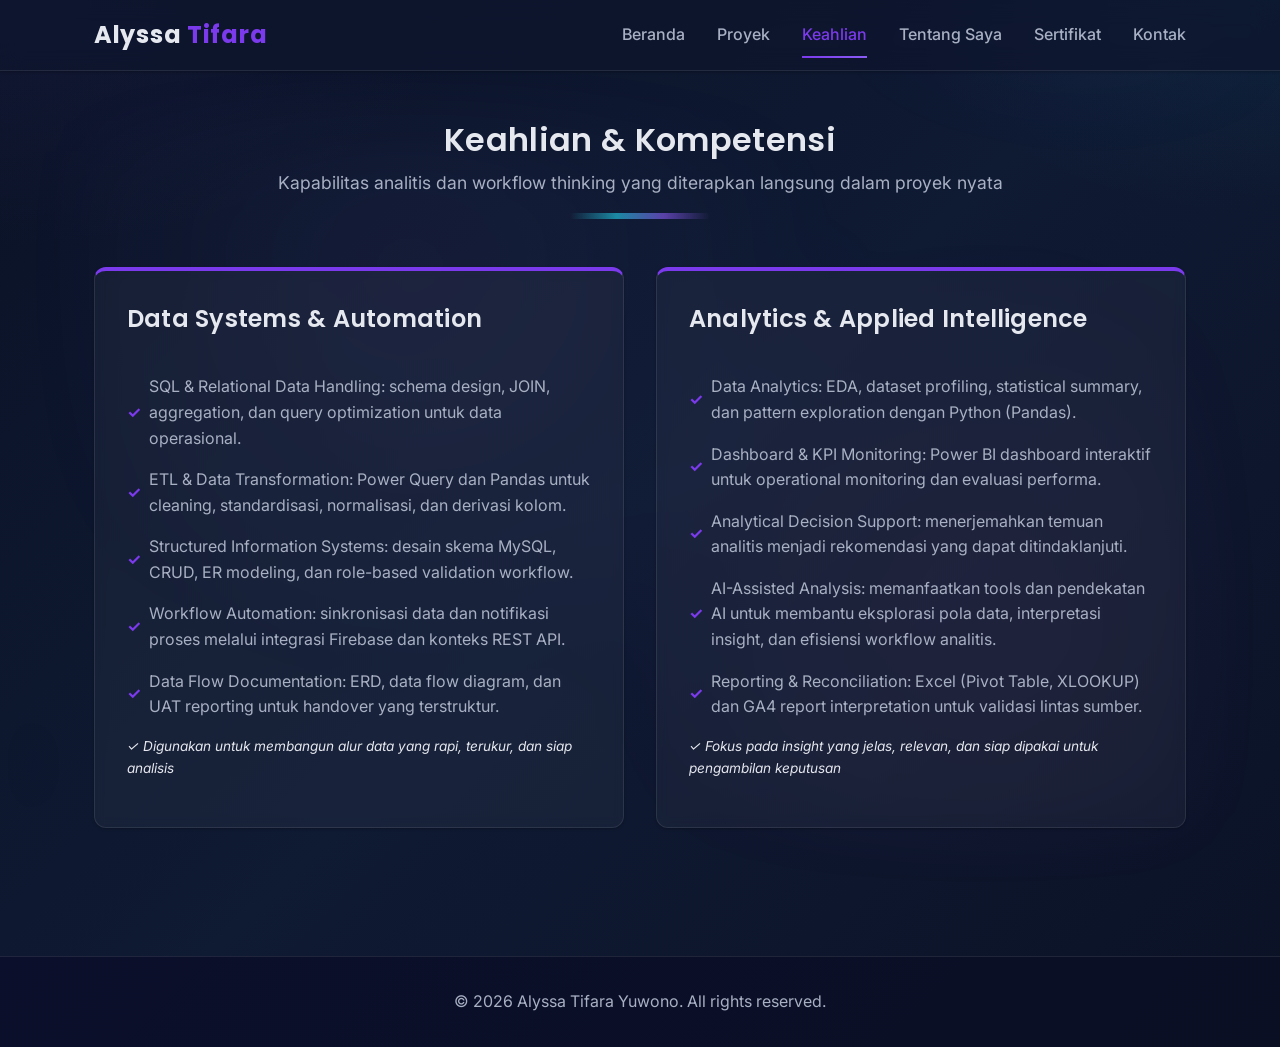
<file: skills.html>
<!DOCTYPE html>
<html lang="id">
<head>
    <meta charset="UTF-8">
    <meta name="viewport" content="width=device-width, initial-scale=1.0">
    <meta name="description" content="Portfolio of Alyssa Tifara Yuwono — analytical and AI-oriented Business Information Systems student focused on data workflows, ETL, dashboard analytics, and AI-assisted insights using Python, SQL, Power BI, and modern analytical tools.">
    <title>Alyssa Tifara Yuwono – Applied AI & Analytical Systems Portfolio</title>
    
    <!-- Favicon Links -->
    <link rel="icon" type="image/x-icon" href="assets/favicon/favicon.ico">
    <link rel="icon" type="image/png" sizes="32x32" href="assets/favicon/favicon-32x32.png">
    <link rel="icon" type="image/png" sizes="16x16" href="assets/favicon/favicon-16x16.png">
    <link rel="apple-touch-icon" sizes="180x180" href="assets/favicon/apple-touch-icon.png">
    <link rel="manifest" href="assets/favicon/site.webmanifest">
    
    <link rel="stylesheet" href="styles.css">
</head>
<body>

<!-- ========================================
            HEADER & NAVIGATION
========================================= -->
<header>
    <div class="container">
        <nav>
            <div class="logo">Alyssa <span>Tifara</span></div>

            <ul class="nav-links" id="navLinks">
                <li><a href="index.html">Beranda</a></li>
                <li><a href="projects.html">Proyek</a></li>
                <li><a href="skills.html" class="active">Keahlian</a></li>
                <li><a href="about.html">Tentang Saya</a></li>
                <li><a href="certificates.html">Sertifikat</a></li>
                <li><a href="contact.html">Kontak</a></li>
            </ul>

            <div class="menu-toggle" id="menuToggle">
                <span></span>
                <span></span>
                <span></span>
            </div>
        </nav>
    </div>
</header>

        <!-- ========================================
            SKILLS SECTION
            Data Analyst – ATS Friendly (Bahasa Indonesia)
        ========================================= -->
        <section class="page-top-padding-lg">
        <div class="container">
            <div class="section-header">
            <h2 class="section-title">Keahlian & Kompetensi</h2>
            <p class="section-subtitle">
                Kapabilitas analitis dan workflow thinking yang diterapkan langsung dalam proyek nyata
            </p>
            <div class="section-decor" aria-hidden="true"></div>
            </div>

            <div class="skills-grid">

            <!-- DATA ENGINEERING -->
            <div class="skill-category">
                <h3>Data Systems & Automation</h3>
                <ul class="skill-list">
                    <li>SQL & Relational Data Handling: schema design, JOIN, aggregation, dan query optimization untuk data operasional.</li>
                    <li>ETL & Data Transformation: Power Query dan Pandas untuk cleaning, standardisasi, normalisasi, dan derivasi kolom.</li>
                    <li>Structured Information Systems: desain skema MySQL, CRUD, ER modeling, dan role-based validation workflow.</li>
                    <li>Workflow Automation: sinkronisasi data dan notifikasi proses melalui integrasi Firebase dan konteks REST API.</li>
                    <li>Data Flow Documentation: ERD, data flow diagram, dan UAT reporting untuk handover yang terstruktur.</li>
                </ul>
                <p class="skill-note">
                    ✓ Digunakan untuk membangun alur data yang rapi, terukur, dan siap analisis
                </p>
            </div>

            <!-- DATA ANALYTICS & BI -->
            <div class="skill-category">
                <h3>Analytics & Applied Intelligence</h3>
                <ul class="skill-list">
                    <li>Data Analytics: EDA, dataset profiling, statistical summary, dan pattern exploration dengan Python (Pandas).</li>
                    <li>Dashboard & KPI Monitoring: Power BI dashboard interaktif untuk operational monitoring dan evaluasi performa.</li>
                    <li>Analytical Decision Support: menerjemahkan temuan analitis menjadi rekomendasi yang dapat ditindaklanjuti.</li>
                    <li>AI-Assisted Analysis: memanfaatkan tools dan pendekatan AI untuk membantu eksplorasi pola data, interpretasi insight, dan efisiensi workflow analitis.</li>
                    <li>Reporting & Reconciliation: Excel (Pivot Table, XLOOKUP) dan GA4 report interpretation untuk validasi lintas sumber.</li>
                </ul>
                <p class="skill-note">
                    ✓ Fokus pada insight yang jelas, relevan, dan siap dipakai untuk pengambilan keputusan
                </p>
            </div>

            </div>

            <!-- TOOLS & AUDIT AWARENESS -->
            <!-- <div class="note note-wide mt-lg">
            <p class="note-no-margin">
                <strong>Keyword ATS & tools:</strong> Data Analytics, ETL, Dashboard KPI Monitoring, SQL, Relational Database, Power BI, Power Query, Python (Pandas), MySQL, Firebase, Laravel (REST API context), Excel, GA4, Git & GitHub, Postman, VS Code.
            </p>
            </div> -->

        </div>
        </section>



<!-- ========================================
                    FOOTER
========================================= -->
<footer>
    <div class="container">
        <p>&copy; 2026 Alyssa Tifara Yuwono. All rights reserved.</p>
    </div>
</footer>

<script src="script.js"></script>
</body>
</html>
</file>
<file: styles.css>
/* ========================================
    PROFESSIONAL PORTFOLIO STYLESHEET
    Clean, minimal, internship-ready design
   ======================================== */

/* === GOOGLE FONTS === */
@import url('https://fonts.googleapis.com/css2?family=Inter:wght@300;400;500;600;700&family=Poppins:wght@400;500;600;700&display=swap');

/* === CSS VARIABLES (Easy to customize) === */
:root {
    /* Core Palette: calm, enterprise-like */
    --navy-900: #0b1226;   /* page background */
    --navy-800: #101a33;   /* surfaces */
    --navy-700: #152042;   /* headers / cards */

    /* Role colors */
    --purple-600: #7C3AED; /* primary start */
    --purple-500: #8B5CF6; /* primary end */
    --cyan-400: #22D3EE;   /* data accent */
    --green-500: #22C55E;  /* success */

    /* Semantic mappings for existing selectors */
    --primary-color: var(--purple-600);   /* use minimally (tags/accents) */
    --primary-dark: #6D28D9;              /* subtle hover */
    --primary-light: rgba(139, 92, 246, 0.12);

    --text-light: #E6E8EF;  /* headings / high-contrast */
    --text-gray: #A8B0C3;   /* body */
    --background: var(--navy-900);
    --background-gray: rgba(255,255,255,0.04); /* soft panels on dark */
    --border-color: rgba(255,255,255,0.09);

    /* Shadows (kept subtle) */
    --shadow-sm: 0 1px 3px rgba(0,0,0,0.25);
    --shadow-md: 0 6px 16px rgba(0,0,0,0.25);
    --shadow-lg: 0 10px 28px rgba(0,0,0,0.28);
    --shadow-btn: 0 8px 20px rgba(139, 92, 246, 0.18);
    --glow-soft: 0 10px 24px rgba(139, 92, 246, 0.18);

    /* Typography */
    --font-heading: 'Poppins', sans-serif;
    --font-body: 'Inter', sans-serif;

    /* Spacing */
    --spacing-xs: 0.5rem;
    --spacing-sm: 1rem;
    --spacing-md: 2rem;
    --spacing-lg: 3rem;
    --spacing-xl: 4rem;

    /* Container */
    --container-width: 1140px;
    --container-padding: 1.5rem;
}

/* === RESET & BASE === */
* {
    margin: 0;
    padding: 0;
    box-sizing: border-box;
}

html {
    scroll-behavior: smooth;
}

body {
    font-family: var(--font-body);
    font-size: 16px;
    line-height: 1.6;
    color: var(--text-gray);
    background: radial-gradient(60% 40% at 0% 0%, rgba(139, 92, 246, 0.06), transparent 60%),
                radial-gradient(50% 35% at 100% 0%, rgba(34, 211, 238, 0.06), transparent 60%),
                linear-gradient(135deg, #0a1226 0%, #0f1a33 50%, #0b1226 100%);
    -webkit-font-smoothing: antialiased;
    -moz-osx-font-smoothing: grayscale;
    min-height: 100vh;
    position: relative;
    overflow-x: hidden;
}

body::before {
    content: "";
    position: fixed;
    inset: 0;
    background: radial-gradient(600px 400px at 85% -10%, rgba(139, 92, 246, 0.08), transparent 60%),
                radial-gradient(500px 360px at -15% 85%, rgba(34, 211, 238, 0.05), transparent 60%);
    filter: blur(50px);
    opacity: 0.7;
    z-index: 0;
    pointer-events: none;
}

/* === TYPOGRAPHY === */
h1, h2, h3, h4, h5, h6 {
    font-family: var(--font-heading);
    font-weight: 600;
    line-height: 1.3;
    color: var(--text-light);
    letter-spacing: 0.01em;
    margin-bottom: var(--spacing-sm);
}

h1 { font-size: 2.5rem; }
h2 { font-size: 2rem; }
h3 { font-size: 1.5rem; }
h4 { font-size: 1.25rem; }
h5 { font-size: 1.1rem; }
h6 { font-size: 1rem; }

p {
    margin-bottom: var(--spacing-sm);
    color: var(--text-gray);
}

a {
    color: var(--primary-color);
    text-decoration: none;
    transition: color 0.3s ease;
}

a:hover {
    color: var(--primary-dark);
}

/* === CONTAINER === */
.container {
    max-width: var(--container-width);
    margin: 0 auto;
    padding: 0 var(--container-padding);
}

/* === HEADER & NAVIGATION === */
header {
    background: rgba(14, 22, 46, 0.75);
    -webkit-backdrop-filter: blur(12px);
    backdrop-filter: blur(12px);
    border-bottom: 1px solid var(--border-color);
    box-shadow: var(--shadow-sm);
    position: sticky;
    top: 0;
    z-index: 1000;
}

nav {
    display: flex;
    justify-content: space-between;
    align-items: center;
    padding: 1rem 0;
}

.logo {
    font-family: var(--font-heading);
    font-size: 1.5rem;
    font-weight: 700;
    color: var(--text-light);
    letter-spacing: 0.03em;
}

.logo span {
    color: var(--primary-color);
}

.nav-links {
    display: flex;
    list-style: none;
    gap: 2rem;
    align-items: center;
}

.nav-links li a {
    position: relative;
    font-weight: 500;
    color: var(--text-gray);
    padding: 0.5rem 0;
    transition: color 0.3s ease, transform 0.3s ease;
}

.nav-links li a::after {
    content: "";
    position: absolute;
    left: 0;
    bottom: -6px;
    width: 0;
    height: 2px;
    background: linear-gradient(90deg, var(--purple-600), var(--purple-500));
    transition: width 0.3s ease;
}

.nav-links li a:hover,
.nav-links li a.active {
    color: var(--primary-color);
    transform: translateY(-2px);
}

.nav-links li a:hover::after,
.nav-links li a.active::after {
    width: 100%;
}

/* Mobile Menu Toggle */
.menu-toggle {
    display: none;
    flex-direction: column;
    cursor: pointer;
    gap: 5px;
}

.menu-toggle span {
    width: 25px;
    height: 3px;
    background-color: var(--text-light);
    transition: all 0.3s ease;
}

/* === BUTTONS === */
.btn {
    display: inline-block;
    padding: 0.75rem 1.75rem;
    font-family: var(--font-body);
    font-size: 1rem;
    font-weight: 500;
    text-align: center;
    border-radius: 10px;
    cursor: pointer;
    transition: all 0.3s ease;
    border: 1px solid transparent;
    text-decoration: none;
    letter-spacing: 0.01em;
}

.btn-primary {
    background: linear-gradient(120deg, var(--purple-600), var(--purple-500));
    color: #ffffff;
    box-shadow: var(--shadow-btn);
    border-color: rgba(255, 255, 255, 0.06);
}

.btn-primary:hover {
    transform: translateY(-2px);
    box-shadow: 0 10px 24px rgba(139, 92, 246, 0.22);
}

.btn-secondary {
    background: transparent;
    color: var(--text-light);
    border: 1px solid var(--border-color);
    box-shadow: none;
}

.btn-secondary:hover {
    background: rgba(255,255,255,0.05);
    transform: translateY(-2px);
}

.btn-group {
    display: flex;
    gap: 1rem;
    flex-wrap: wrap;
}

/* === SECTIONS === */
section {
    padding: var(--spacing-xl) 0;
    position: relative;
    z-index: 1;
}

section::before {
    content: "";
    position: absolute;
    inset: 6% 5%;
    background: radial-gradient(circle at 30% 20%, rgba(159, 139, 255, 0.08), transparent 45%),
                radial-gradient(circle at 80% 70%, rgba(255, 122, 223, 0.06), transparent 40%);
    filter: blur(45px);
    opacity: 0.75;
    z-index: -1;
    pointer-events: none;
}

.section-header {
    text-align: center;
    margin-bottom: var(--spacing-lg);
}

.section-title {
    font-size: 2rem;
    margin-bottom: var(--spacing-xs);
    color: var(--text-light);
    letter-spacing: 0.01em;
}

.section-subtitle {
    color: var(--text-gray);
    font-size: 1.1rem;
}

/* Subtle header decoration used on Skills (and reusable) */
.section-decor {
    width: 140px;
    height: 6px;
    margin: 0.75rem auto 0;
    border-radius: 999px;
    background: linear-gradient(90deg, transparent, var(--cyan-400), var(--purple-500), transparent);
    opacity: 0.6;
}

/* === HERO SECTION (Homepage) === */
.hero {
    min-height: calc(100vh - 80px);
    display: flex;
    align-items: center;
    background: linear-gradient(140deg, rgba(16, 26, 52, 0.85), rgba(16, 23, 44, 0.8));
    position: relative;
    overflow: hidden;
}

.hero::after {
    content: "";
    position: absolute;
    width: 420px;
    height: 420px;
    right: -10%;
    top: -10%;
    background: radial-gradient(circle, rgba(139, 92, 246, 0.12), transparent 60%);
    filter: blur(10px);
    z-index: 0;
}

.hero::before {
    content: "";
    position: absolute;
    width: 320px;
    height: 320px;
    left: -5%;
    bottom: -10%;
    background: radial-gradient(circle, rgba(34, 211, 238, 0.08), transparent 60%);
    filter: blur(16px);
    z-index: 0;
}

.hero-content {
    max-width: 800px;
    position: relative;
    z-index: 1;
}

.hero-layout {
    display: grid;
    grid-template-columns: 1fr 1fr;
    gap: 3rem;
    align-items: center;
}

.hero-title {
    font-size: 2.75rem;
    line-height: 1.2;
    margin-bottom: var(--spacing-md);
    color: var(--text-light);
}

/* Subtle accent for the hero name (white text, gradient underline) */
.hero-name {
    color: var(--text-light);
    display: inline-block;
    position: relative;
}

.hero-name::after {
    content: "";
    position: absolute;
    left: 0;
    bottom: -6px;
    width: 100%;
    height: 4px;
    border-radius: 8px;
    background: linear-gradient(90deg, var(--cyan-400), var(--purple-500));
    opacity: 0.7;
}

.hero-description {
    font-size: 1.2rem;
    color: var(--text-gray);
    margin-bottom: var(--spacing-lg);
    line-height: 1.8;
}

/* Profile Photo Section */
.profile-photo-section {
    display: flex;
    flex-direction: column;
    align-items: center;
    justify-content: center;
    animation: fadeInUp 0.8s ease-out 0.3s both;
}

.profile-photo-container {
    width: 300px;
    height: 300px;
    margin-bottom: var(--spacing-md);
    border-radius: 12px;
    overflow: hidden;
    box-shadow: var(--shadow-lg);
    border: 3px solid var(--primary-light);
    position: relative;
    background-color: var(--background);
}

/* Decorative frame treatment for the profile photo */
.profile-photo-container.frame-charm {
    padding: 10px;
    border: 2px dashed var(--primary-color);
    border-radius: 16px;
    background:
        linear-gradient(180deg, #ffffff 0%, var(--primary-light) 100%);
    transition: transform 0.2s ease, box-shadow 0.2s ease;
}
.profile-photo-container.frame-charm::before,
.profile-photo-container.frame-charm::after {
    content: "";
    position: absolute;
    width: 14px;
    height: 14px;
    border-radius: 4px;
    background: var(--primary-color);
    opacity: 0.12;
}
.profile-photo-container.frame-charm::before {
    top: -7px;
    left: -7px;
    transform: rotate(12deg);
    box-shadow: 0 0 0 6px var(--primary-light);
}
.profile-photo-container.frame-charm::after {
    bottom: -7px;
    right: -7px;
    transform: rotate(-12deg);
    box-shadow: 0 0 0 6px var(--primary-light);
}
.profile-photo-container.frame-charm:hover {
    transform: translateY(-2px);
    box-shadow: var(--shadow-lg);
}

/* Soft arc accent behind the photo */
.profile-photo-container.frame-arc {
    border: 2px solid var(--border-color);
    border-radius: 18px;
}
.profile-photo-container.frame-arc::before {
    content: "";
    position: absolute;
    width: 120%;
    height: 120%;
    left: -10%;
    top: -20%;
    border-radius: 50%;
    background: radial-gradient(
        60% 60% at 20% 20%,
        var(--primary-light) 0%,
        transparent 70%
    );
    z-index: -1;
}

/* Subtle ribbon accent in the corner */
.profile-photo-container.frame-ribbon {
    border: 2px solid var(--primary-light);
    border-radius: 14px;
}
.profile-photo-container.frame-ribbon::before {
    content: "";
    position: absolute;
    top: 10px;
    left: -12px;
    width: 70px;
    height: 12px;
    background: var(--primary-light);
    transform: rotate(-12deg);
    border-radius: 6px;
}
.profile-photo-container.frame-ribbon::after {
    content: "";
    position: absolute;
    bottom: 10px;
    right: -12px;
    width: 70px;
    height: 12px;
    background: var(--primary-light);
    transform: rotate(12deg);
    border-radius: 6px;
}

.profile-photo {
    width: 100%;
    height: 100%;
    object-fit: cover;
    display: block;
}

.profile-subtitle {
    text-align: center;
    color: var(--text-gray);
    font-size: 1rem;
    font-weight: 500;
}

/* === CARDS === */
.card {
    background: rgba(255, 255, 255, 0.04);
    border-radius: 14px;
    padding: var(--spacing-md);
    box-shadow: var(--shadow-md);
    transition: transform 0.3s ease, box-shadow 0.3s ease, border-color 0.3s ease;
    border: 1px solid var(--border-color);
}

.card:hover {
    transform: translateY(-6px);
    box-shadow: var(--glow-soft);
    border-color: var(--primary-color);
}

/* === PROJECT PREVIEW SECTION (Homepage) === */
.project-preview-grid {
    display: grid;
    grid-template-columns: repeat(auto-fit, minmax(350px, 1fr));
    gap: var(--spacing-md);
    margin-bottom: var(--spacing-lg);
}

.project-preview-card {
    background: rgba(255, 255, 255, 0.04);
    border: 1px solid var(--border-color);
    border-radius: 14px;
    padding: var(--spacing-md);
    text-decoration: none;
    color: inherit;
    transition: all 0.3s ease;
    box-shadow: var(--shadow-sm);
    display: flex;
    flex-direction: column;
    -webkit-backdrop-filter: blur(8px);
    backdrop-filter: blur(8px);
}

.project-preview-card:hover {
    box-shadow: var(--glow-soft);
    transform: translateY(-10px);
    border-color: var(--primary-color);
}

.project-preview-header {
    margin-bottom: var(--spacing-sm);
}

.project-preview-header h3 {
    color: var(--text-light);
    font-size: 1.25rem;
    margin: 0;
}

.project-preview-description {
    color: var(--text-gray);
    font-size: 1rem;
    line-height: 1.6;
    margin-bottom: auto;
    padding-bottom: var(--spacing-sm);
}

.project-preview-footer {
    display: flex;
    justify-content: space-between;
    align-items: center;
    padding-top: var(--spacing-sm);
    border-top: 1px solid var(--border-color);
}

.project-preview-tag {
    background-color: var(--primary-light);
    color: var(--primary-color);
    padding: 0.35rem 0.75rem;
    border-radius: 20px;
    font-size: 0.85rem;
    font-weight: 500;
}

.view-more {
    color: var(--primary-color);
    font-weight: 500;
    font-size: 0.95rem;
    transition: color 0.3s ease;
}

.project-preview-card:hover .view-more {
    color: var(--primary-dark);
}

/* === PROJECTS PAGE - CARD GRID === */
.projects-grid {
    display: grid;
    grid-template-columns: repeat(2, 1fr);
    gap: var(--spacing-md);
    margin-top: var(--spacing-md);
    align-items: start;
}

@media (max-width: 1024px) {
    .projects-grid {
        grid-template-columns: repeat(2, 1fr);
    }
}

@media (max-width: 640px) {
    .projects-grid {
        grid-template-columns: 1fr;
    }
}

.project-card {
    background: rgba(255, 255, 255, 0.04);
    border: 1px solid var(--border-color);
    border-radius: 14px;
    padding: var(--spacing-md);
    text-decoration: none;
    color: inherit;
    display: flex;
    flex-direction: column;
    transition: all 0.3s ease;
    box-shadow: var(--shadow-sm);
    -webkit-backdrop-filter: blur(8px);
    backdrop-filter: blur(8px);
}

.project-card:hover {
    transform: translateY(-8px);
    box-shadow: var(--glow-soft);
    border-color: var(--primary-color);
}

/* Detail loader */
.detail-loader {
    display: grid;
    place-items: center;
    gap: 0.75rem;
    padding: var(--spacing-lg) 0;
    color: var(--text-light);
    text-align: center;
    transition: opacity 0.3s ease;
}

.detail-loader.is-hiding {
    opacity: 0;
    max-height: 0;
    margin: 0;
    padding: 0;
    overflow: hidden;
    transition: opacity 0.24s ease, max-height 0.28s ease, padding 0.28s ease, margin 0.28s ease;
}

.detail-loader[hidden] {
    display: none !important;
}

.detail-loader .spinner {
    width: 48px;
    height: 48px;
    border: 3px solid rgba(255, 255, 255, 0.15);
    border-top-color: var(--purple-500);
    border-radius: 50%;
    animation: spin 1s linear infinite;
}

@keyframes spin {
    from { transform: rotate(0deg); }
    to { transform: rotate(360deg); }
}

#detail-shell {
    opacity: 0;
    transition: opacity 0.4s ease;
}

#detail-shell[hidden] {
    display: none;
}

.project-card-header {
    margin-bottom: var(--spacing-sm);
}

.project-card-title {
    color: var(--text-light);
    font-size: 1.35rem;
    margin: 0 0 var(--spacing-sm) 0;
    font-weight: 600;
}

.project-card-description {
    color: var(--text-gray);
    font-size: 1rem;
    line-height: 1.7;
    margin-bottom: var(--spacing-md);
    flex-grow: 1;
}

.project-card-tools {
    display: flex;
    flex-wrap: wrap;
    gap: 0.5rem;
    margin-bottom: var(--spacing-sm);
    padding-bottom: var(--spacing-sm);
    border-bottom: 1px solid var(--border-color);
}

/* High-contrast tool tags for project cards (accessibility-first) */
.tool-tags {
    display: flex;
    flex-wrap: wrap;
    gap: 0.5rem;
    margin-bottom: var(--spacing-md);
}

.tag {
    font-size: 0.75rem;
    font-weight: 500;
    padding: 4px 10px;
    border-radius: 999px;
    color: #ffffff;
    background: linear-gradient(135deg, var(--purple-600), var(--purple-500));
    border: 1px solid rgba(255, 255, 255, 0.18);
    box-shadow: 0 6px 14px rgba(0, 0, 0, 0.22);
    transition: transform 0.2s ease, box-shadow 0.2s ease;
}

/* Legacy tool-badge kept for backward compatibility */
.tool-badge {
    background-color: var(--primary-light);
    color: var(--primary-color);
    padding: 0.35rem 0.85rem;
    border-radius: 16px;
    font-size: 0.85rem;
    font-weight: 500;
}

.project-card-footer {
    display: flex;
    justify-content: flex-end;
    align-items: center;
}

.project-card-cta {
    color: var(--primary-color);
    font-weight: 600;
    font-size: 0.95rem;
    transition: all 0.3s ease;
}

.project-card:hover .project-card-cta {
    color: var(--purple-500);
    transform: translateX(6px);
}

.section-cta-center {
    text-align: center;
    margin-top: var(--spacing-lg);
}

.page-top-spacing-sm {
    padding: var(--spacing-sm) 0 0;
}

.page-top-padding-sm {
    padding-top: var(--spacing-sm);
}

.page-top-padding-lg {
    padding-top: var(--spacing-lg);
}

/* === PROJECT DETAIL PAGE === */
.back-link {
    display: inline-flex;
    align-items: center;
    color: var(--text-gray);
    font-size: 0.95rem;
    font-weight: 500;
    text-decoration: none;
    transition: color 0.3s ease;
}

.back-link:hover {
    color: var(--primary-color);
}

.project-detail-header {
    text-align: center;
    max-width: 900px;
    margin: 0 auto var(--spacing-xl);
    padding-bottom: var(--spacing-lg);
    border-bottom: 2px solid var(--border-color);
}

.project-detail-title {
    font-size: 2.5rem;
    color: var(--text-light);
    margin-bottom: var(--spacing-md);
    line-height: 1.2;
    opacity: 0;
    animation: fadeInUp 0.5s ease-out forwards;
    animation-delay: 0.05s;
}

.project-detail-meta {
    display: flex;
    justify-content: center;
    flex-wrap: wrap;
    gap: 0.75rem;
    margin-bottom: var(--spacing-md);
}

.tool-badge-large {
    background-color: var(--primary-color);
    color: white;
    padding: 0.5rem 1.25rem;
    border-radius: 20px;
    font-size: 0.95rem;
    font-weight: 600;
    opacity: 0;
    animation: fadeInUp 0.5s ease-out forwards;
}

.tool-badge-large:nth-child(1) {
    animation-delay: 0.15s;
}

.tool-badge-large:nth-child(2) {
    animation-delay: 0.2s;
}

.tool-badge-large:nth-child(3) {
    animation-delay: 0.25s;
}

.tool-badge-large:nth-child(n+4) {
    animation-delay: 0.3s;
}

.project-detail-intro {
    font-size: 1.2rem;
    line-height: 1.8;
    color: var(--text-gray);
    max-width: 800px;
    margin: 0 auto;
    opacity: 0;
    animation: fadeInUp 0.5s ease-out forwards;
    animation-delay: 0.35s;
}

.project-hero {
    max-width: 960px;
    margin: 0 auto var(--spacing-lg);
    padding: 0 var(--container-padding);
    display: flex;
    justify-content: center;
}

.project-image-wrapper {
    width: 100%;
    position: relative;
}

.project-image-skeleton {
    width: 100%;
    aspect-ratio: 16 / 9;
    border-radius: 14px;
    background: linear-gradient(120deg, rgba(255,255,255,0.08), rgba(255,255,255,0.02), rgba(255,255,255,0.08));
    background-size: 200% 100%;
    animation: skeletonShimmer 1.4s ease-in-out infinite;
    box-shadow: var(--shadow-sm);
}

.project-image {
    width: 100%;
    height: auto;
    display: block;
    border-radius: 14px;
    box-shadow: var(--shadow-md);
    transition: opacity 0.5s ease, transform 0.5s ease, box-shadow 0.3s ease;
    opacity: 0;
    transform: translateY(8px);
    object-fit: cover;
    background: rgba(255, 255, 255, 0.02);
}

.project-image.is-visible {
    opacity: 1;
    transform: translateY(0);
}

.project-image:hover {
    transform: translateY(-4px);
    box-shadow: var(--shadow-lg);
}

.project-detail-content {
    max-width: 900px;
    margin: 0 auto;
}

/* === WEBSITE PREVIEW (SIAkre Only) === */
.website-preview-section {
    max-width: 1100px;
    margin: 0 auto var(--spacing-xl);
    padding: var(--spacing-lg) var(--container-padding);
    text-align: center;
}

.website-preview-title {
    font-size: 1.5rem;
    color: var(--text-light);
    margin-bottom: var(--spacing-lg);
    font-weight: 600;
    letter-spacing: 0.02em;
}

.website-preview-container {
    display: flex;
    justify-content: center;
    align-items: center;
}

/* === DASHBOARD GALLERY (M111 Only) === */
.dashboard-gallery-section {
    max-width: 1200px;
    margin: 0 auto var(--spacing-xl);
    padding: var(--spacing-lg) var(--container-padding);
    text-align: center;
}

.dashboard-gallery-grid {
    display: grid;
    grid-template-columns: 1fr;
    gap: var(--spacing-xl);
    align-items: start;
}

.dashboard-gallery-item {
    position: relative;
    width: 100%;
    height: auto;
    overflow: hidden;
}

.dashboard-gallery-skeleton {
    position: absolute;
    inset: 0;
    width: 100%;
    height: 100%;
    background: linear-gradient(90deg, rgba(255, 255, 255, 0.05) 25%, rgba(255, 255, 255, 0.1) 50%, rgba(255, 255, 255, 0.05) 75%);
    background-size: 200% 100%;
    animation: shimmer 2s infinite;
}

@keyframes shimmer {
    0% { background-position: 200% 0; }
    100% { background-position: -200% 0; }
}

.dashboard-gallery-image {
    position: relative;
    width: 100%;
    height: auto;
    display: block;
    object-fit: contain;
    opacity: 0;
    transform: translateY(8px);
    transition: opacity 0.5s ease, transform 0.5s ease;
}

.dashboard-gallery-image.is-visible {
    opacity: 1;
    transform: translateY(0);
}

.dashboard-gallery-image:not(.is-visible) {
    visibility: hidden;
}

/* === MOBILE APP SHOWCASE (Studify Only) === */
.mobile-showcase-section {
    max-width: 1100px;
    margin: 0 auto var(--spacing-xl);
    padding: var(--spacing-lg) var(--container-padding);
    text-align: center;
}

.mobile-showcase-title {
    font-size: 1.5rem;
    color: var(--text-light);
    margin-bottom: var(--spacing-lg);
    font-weight: 600;
    letter-spacing: 0.02em;
}

.mobile-screens-container {
    display: grid;
    grid-template-columns: repeat(3, 1fr);
    gap: var(--spacing-lg);
    justify-items: center;
    align-items: start;
}

/* Mobile device frame */
.mobile-frame {
    position: relative;
    width: 100%;
    max-width: 280px;
    aspect-ratio: 9 / 19;
    background: rgba(255, 255, 255, 0.02);
    border-radius: 24px;
    padding: 12px;
    box-shadow: 0 8px 24px rgba(0, 0, 0, 0.3), 
                0 0 0 1px rgba(255, 255, 255, 0.06);
    border: 2px solid rgba(255, 255, 255, 0.08);
    overflow: hidden;
    transition: transform 0.3s ease, box-shadow 0.3s ease;
}

.mobile-frame:hover {
    transform: translateY(-6px);
    box-shadow: 0 12px 32px rgba(0, 0, 0, 0.35),
                0 0 0 1px rgba(255, 255, 255, 0.1);
}

.mobile-frame img {
    width: 100%;
    height: 100%;
    object-fit: cover;
    border-radius: 16px;
    display: block;
    background: var(--navy-800);
}

/* Tablet layout */
@media (max-width: 1024px) {
    .dashboard-gallery-grid {
        grid-template-columns: 1fr;
        gap: var(--spacing-lg);
    }

    .mobile-screens-container {
        grid-template-columns: repeat(2, 1fr);
        gap: var(--spacing-md);
    }
    
    .mobile-frame:nth-child(3) {
        grid-column: 1 / -1;
        max-width: 280px;
        justify-self: center;
    }
}

/* Mobile layout */
@media (max-width: 768px) {
    .dashboard-gallery-grid {
        grid-template-columns: 1fr;
    }

    .dashboard-card {
        padding: var(--spacing-sm);
    }

    .dashboard-label {
        font-size: 0.9rem;
    }

    .mobile-screens-container {
        grid-template-columns: 1fr;
        gap: var(--spacing-md);
    }
    
    .mobile-frame {
        max-width: 260px;
        margin: 0 auto;
    }
    
    .mobile-frame:nth-child(3) {
        grid-column: auto;
    }
    
    .mobile-showcase-title {
        font-size: 1.25rem;
    }
}


.detail-section {
    margin-bottom: var(--spacing-xl);
    background: rgba(255, 255, 255, 0.04);
    padding: var(--spacing-lg);
    border-radius: 14px;
    border: 1px solid var(--border-color);
    box-shadow: var(--shadow-sm);
}

.detail-section.animate-fade-up {
    opacity: 0;
    animation: fadeInUp 0.5s ease-out forwards;
}

.detail-section.highlight-section {
    background: linear-gradient(135deg, rgba(159, 139, 255, 0.16), rgba(82, 142, 255, 0.12));
    border: 1px solid rgba(159, 139, 255, 0.6);
    box-shadow: var(--glow-soft);
}

.detail-section-title {
    font-size: 1.75rem;
    color: var(--text-light);
    margin-bottom: var(--spacing-md);
    padding-bottom: var(--spacing-sm);
    border-bottom: 2px solid var(--border-color);
}

.detail-section-body {
    color: var(--text-gray);
    line-height: 1.8;
}

.detail-section-body p {
    margin-bottom: var(--spacing-sm);
}

.detail-list {
    list-style: none;
    padding-left: 0;
}

.detail-list li {
    padding: var(--spacing-sm);
    margin-bottom: var(--spacing-sm);
    background: rgba(255, 255, 255, 0.04);
    border-left: 4px solid var(--primary-color);
    border-radius: 6px;
    color: var(--text-gray);
}

/* Insights styling */
.insights-container {
    display: flex;
    flex-direction: column;
    gap: var(--spacing-md);
}

.insight-box {
    display: flex;
    gap: var(--spacing-md);
    background: rgba(255, 255, 255, 0.04);
    padding: var(--spacing-md);
    border-radius: 12px;
    border: 1px solid var(--border-color);
    -webkit-backdrop-filter: blur(6px);
    backdrop-filter: blur(6px);
    box-shadow: var(--shadow-sm);
}

.insight-number {
    flex-shrink: 0;
    width: 40px;
    height: 40px;
    background: var(--primary-color);
    color: white;
    border-radius: 50%;
    display: flex;
    align-items: center;
    justify-content: center;
    font-size: 1.25rem;
    font-weight: 700;
}

.insight-content {
    flex: 1;
}

.insight-content p {
    margin: 0;
    color: var(--text-light);
    line-height: 1.7;
}

/* Action buttons on detail page */
.project-actions {
    display: flex;
    justify-content: center;
    gap: var(--spacing-md);
    margin: var(--spacing-xl) 0;
    flex-wrap: wrap;
}

.project-actions .btn {
    min-width: 220px;
}

.card-title {
    margin-bottom: var(--spacing-sm);
}

.card-text {
    color: var(--text-gray);
}

/* === PROJECT CASE STUDY === */
.project-case-study {
    background: rgba(255, 255, 255, 0.03);
    padding: var(--spacing-lg);
    border-radius: 14px;
    margin-bottom: var(--spacing-md);
    border: 1px solid var(--border-color);
    box-shadow: var(--shadow-sm);
}

.case-study-header {
    margin-bottom: var(--spacing-lg);
    padding-bottom: var(--spacing-md);
    border-bottom: 2px solid var(--border-color);
}

.case-study-section {
    margin-bottom: var(--spacing-lg);
}

.case-study-section h3 {
    color: var(--primary-color);
    margin-bottom: var(--spacing-sm);
    display: flex;
    align-items: center;
    gap: 0.5rem;
}

.case-study-section h3::before {
    content: "▸";
    color: var(--primary-color);
    font-weight: bold;
}

.insight-list, .tool-list, .approach-list {
    list-style: none;
    padding-left: 0;
}

.insight-list li, .tool-list li, .approach-list li {
    padding: var(--spacing-sm);
    margin-bottom: var(--spacing-sm);
    background: rgba(255, 255, 255, 0.04);
    border-left: 4px solid var(--primary-color);
    border-radius: 6px;
}

.note {
    background: linear-gradient(135deg, rgba(159, 139, 255, 0.15), rgba(255, 122, 223, 0.12));
    padding: var(--spacing-sm);
    border-radius: 8px;
    font-style: italic;
    color: var(--text-light);
    margin-top: var(--spacing-md);
    border: 1px solid rgba(159, 139, 255, 0.3);
}

/* === SKILLS GRID === */
.skills-grid {
    display: grid;
    grid-template-columns: repeat(auto-fit, minmax(300px, 1fr));
    gap: var(--spacing-md);
    margin-top: var(--spacing-md);
}

.skill-category {
    background: rgba(255, 255, 255, 0.04);
    padding: var(--spacing-md);
    border-radius: 12px;
    box-shadow: var(--shadow-sm);
    border: 1px solid var(--border-color);
    border-top: 4px solid var(--primary-color);
    -webkit-backdrop-filter: blur(6px);
    backdrop-filter: blur(6px);
}

.skill-category h3 {
    margin-bottom: var(--spacing-md);
}

.skill-list {
    list-style: none;
}

.skill-list li {
    padding: var(--spacing-xs) 0;
    color: var(--text-gray);
    display: flex;
    align-items: center;
    gap: 0.5rem;
}

.skill-list li::before {
    content: "✓";
    color: var(--primary-color);
    font-weight: bold;
}

.skill-note {
    font-size: 0.85rem;
    color: var(--text-light);
    font-style: italic;
    margin-top: var(--spacing-xs);
}

.note-wide {
    max-width: 900px;
    margin-left: auto;
    margin-right: auto;
}

.note-no-margin {
    margin: 0;
}

/* === CERTIFICATES === */
.certificates-list {
    display: grid;
    grid-template-columns: repeat(2, 1fr);
    gap: var(--spacing-md);
    margin-top: var(--spacing-md);
    max-width: 1000px;
    margin-left: auto;
    margin-right: auto;
}

.certificate-item {
    background: rgba(255, 255, 255, 0.04);
    padding: var(--spacing-md);
    border-radius: 12px;
    box-shadow: var(--shadow-sm);
    border: 1px solid var(--border-color);
    border-left: 4px solid var(--primary-color);
    -webkit-backdrop-filter: blur(6px);
    backdrop-filter: blur(6px);
    display: flex;
    flex-direction: column;
}

.certificate-name {
    font-weight: 600;
    color: var(--text-light);
    margin-bottom: var(--spacing-xs);
}

.certificate-platform {
    color: var(--primary-color);
    font-size: 0.9rem;
    margin-bottom: var(--spacing-sm);
}

.certificate-learning {
    color: var(--text-gray);
    font-size: 0.95rem;
    flex-grow: 1;
    margin-bottom: var(--spacing-md);
}

.certificate-preview-container {
    display: flex;
    justify-content: center;
    margin-top: auto;
}

.certificate-preview {
    display: inline-block;
    text-decoration: none;
    border-radius: 8px;
    overflow: hidden;
    transition: all 0.3s ease;
}

.certificate-preview img {
    max-width: 180px;
    height: auto;
    display: block;
    border: 1px solid var(--border-color);
    background: rgba(0, 0, 0, 0.3);
    border-radius: 6px;
    transition: transform 0.3s ease, box-shadow 0.3s ease;
}

.certificate-preview:hover img {
    transform: scale(1.03);
    box-shadow: 0 6px 16px rgba(139, 92, 246, 0.25);
}

/* === ABOUT SECTION === */
.about-content {
    max-width: 800px;
    margin: 0 auto;
}

.about-text {
    font-size: 1.1rem;
    line-height: 1.8;
    margin-bottom: var(--spacing-md);
}

.quality-interest {
    background: linear-gradient(135deg, rgba(159, 139, 255, 0.12), rgba(255, 122, 223, 0.12));
    padding: var(--spacing-lg);
    border-radius: 12px;
    margin-top: var(--spacing-lg);
    border: 1px solid rgba(159, 139, 255, 0.25);
    box-shadow: var(--shadow-sm);
}

.quality-interest h3 {
    color: var(--primary-color);
    margin-bottom: var(--spacing-md);
}

/* === CONTACT SECTION === */
.contact-container {
    max-width: 600px;
    margin: 0 auto;
    text-align: center;
}

.contact-section {
    padding: var(--spacing-lg) 0;
}

.contact-links {
    display: flex;
    flex-direction: column;
    gap: var(--spacing-sm);
    margin: var(--spacing-md) 0;
}

.contact-item {
    display: flex;
    align-items: center;
    justify-content: center;
    gap: 1rem;
    padding: var(--spacing-md);
    background: rgba(255, 255, 255, 0.04);
    border-radius: 12px;
    transition: all 0.3s ease;
    border: 1px solid var(--border-color);
    -webkit-backdrop-filter: blur(6px);
    backdrop-filter: blur(6px);
    text-decoration: none;
    color: inherit;
    cursor: pointer;
}

.contact-download {
    margin-top: var(--spacing-md);
}

.contact-download-btn {
    font-size: 1.1rem;
    padding: 1rem 2.5rem;
}

.contact-update {
    margin-top: 0.5rem;
    color: var(--text-light);
    font-size: 0.9rem;
}

.contact-note {
    margin-top: var(--spacing-sm);
    padding: var(--spacing-sm);
    background: var(--primary-light);
    border-radius: 8px;
}

.contact-note-text {
    color: var(--text-gray);
    margin: 0;
    line-height: 1.8;
}

.contact-item:hover {
    background: rgba(159, 139, 255, 0.12);
    transform: translateX(6px);
    box-shadow: var(--glow-soft);
}

.contact-link:focus-visible {
    outline: 2px solid var(--primary-color);
    outline-offset: 4px;
}

.contact-icon {
    font-size: 1.5rem;
    color: var(--primary-color);
}

.contact-info {
    text-align: left;
}

.contact-label {
    font-size: 0.85rem;
    color: var(--text-light);
    display: block;
}

.contact-value {
    font-weight: 500;
    color: var(--text-light);
}

/* Soft entrance animation for key cards */
.project-card,
.project-preview-card,
.skill-category,
.certificate-item,
.contact-item,
.detail-section,
.project-case-study {
    animation: fadeInUp 0.7s ease both;
}

/* === FOOTER === */
footer {
    background: linear-gradient(135deg, #0b0f2b, #0a0f24);
    color: var(--text-gray);
    padding: var(--spacing-md) 0;
    text-align: center;
    margin-top: var(--spacing-xl);
    border-top: 1px solid var(--border-color);
}

footer p {
    color: var(--text-gray);
    margin: 0;
}

/* === RESPONSIVE DESIGN === */
@media (max-width: 768px) {
    /* Typography adjustments */
    h1 { font-size: 2rem; }
    h2 { font-size: 1.75rem; }
    h3 { font-size: 1.35rem; }
    
    .hero-title {
        font-size: 2rem;
    }
    
    .hero-description {
        font-size: 1rem;
    }

    .hero {
        min-height: 0;
        padding: var(--spacing-lg) 0;
    }

    .hero .container > div {
        display: grid !important;
        grid-template-columns: 1fr !important;
        gap: 2rem !important;
    }

    .profile-photo-container {
        width: 250px;
        height: 250px;
    }
    
    .menu-toggle {
        display: flex;
    }
    
    .nav-links {
        position: absolute;
        top: 100%;
        left: 0;
        right: 0;
        background: rgba(9, 13, 30, 0.95);
        flex-direction: column;
        padding: 1rem;
        box-shadow: var(--shadow-md);
        display: none;
        gap: 0;
        border: 1px solid var(--border-color);
        z-index: 999;
        max-height: calc(100vh - 60px);
        overflow-y: auto;
    }
    
    .nav-links.active {
        display: flex;
    }
    
    .nav-links li {
        width: 100%;
        text-align: center;
        padding: 0.75rem 0;
        border-bottom: 1px solid var(--border-color);
    }

    header {
        -webkit-backdrop-filter: blur(6px);
        backdrop-filter: blur(6px);
    }

    body::before {
        filter: blur(30px);
    }

    section::before {
        filter: blur(25px);
        opacity: 0.5;
    }

    .hero::after {
        filter: blur(6px);
    }

    .hero::before {
        filter: blur(8px);
    }

    .stat-card {
        -webkit-backdrop-filter: blur(6px);
        backdrop-filter: blur(6px);
    }

    .card {
        -webkit-backdrop-filter: blur(4px);
        backdrop-filter: blur(4px);
    }

    .project-card,
    .skill-category,
    .certificate-item,
    .contact-item {
        -webkit-backdrop-filter: blur(4px);
        backdrop-filter: blur(4px);
    }
    
    .project-preview-grid {
        grid-template-columns: 1fr;
    }

    .projects-grid {
        grid-template-columns: 1fr;
    }

    /* Project detail page */
    .project-detail-title {
        font-size: 1.85rem;
    }

    .project-detail-intro {
        font-size: 1.05rem;
    }

    .detail-section {
        padding: var(--spacing-md);
    }

    .insight-box {
        flex-direction: column;
    }

    .project-actions {
        flex-direction: column;
    }

    .project-actions .btn {
        width: 100%;
    }
    
    /* Buttons */
    .btn-group {
        flex-direction: column;
    }
    
    .btn {
        width: 100%;
    }
    
    /* Grids */
    .skills-grid {
        grid-template-columns: 1fr;
    }
    
    .certificates-list {
        grid-template-columns: 1fr;
    }
    
    section {
        padding: var(--spacing-md) 0;
    }

    .hero {
    }

    .stat-card:hover {
        box-shadow: 0 4px 12px rgba(139, 92, 246, 0.12);
    }

    .card:hover {
        box-shadow: 0 4px 12px rgba(139, 92, 246, 0.12);
    }

    .project-card:hover {
        box-shadow: 0 4px 12px rgba(139, 92, 246, 0.12);
    }

    .nav-links li a {
        padding: 0.75rem 1rem;
        display: block;
        min-height: 44px;
        display: flex;
        align-items: center;
        justify-content: center;
    }

    .nav-links li a::after {
        bottom: -10px;
    }
}

@media (max-width: 480px) {
    :root {
        --container-padding: 1rem;
    }
    
    h1 { font-size: 1.75rem; }
    h2 { font-size: 1.5rem; }
    
    .hero-title {
        font-size: 1.75rem;
    }

    header {
        -webkit-backdrop-filter: blur(4px);
        backdrop-filter: blur(4px);
    }

    body::before {
        filter: blur(20px);
        opacity: 0.4;
    }

    section::before {
        filter: blur(20px);
        opacity: 0.35;
    }

    .stats-section::before {
        width: 300px;
        height: 200px;
        left: -150px;
    }

    .stats-section::after {
        width: 250px;
        height: 150px;
        right: -125px;
    }

    .profile-photo-container {
        width: 200px;
        height: 200px;
    }

    .stat-card:hover {
        transform: none;
    }

    .card:hover {
        transform: none;
    }

    .project-card:hover {
        transform: none;
    }

    /* Reduce padding for compact mobile layout */
    section {
        padding: var(--spacing-sm) 0;
    }

    .detail-section {
        padding: var(--spacing-sm);
    }

    /* Stack stats vertically with proper spacing */
    .stats-grid {
        gap: var(--spacing-xs);
    }

    .stat-card {
        padding: var(--spacing-xs);
    }
}

/* === UTILITY CLASSES === */
.text-center { text-align: center; }
.text-light { color: var(--text-light); }
.mb-sm { margin-bottom: var(--spacing-sm); }
.mb-md { margin-bottom: var(--spacing-md); }
.mb-lg { margin-bottom: var(--spacing-lg); }
.mt-sm { margin-top: var(--spacing-sm); }
.mt-md { margin-top: var(--spacing-md); }
.mt-lg { margin-top: var(--spacing-lg); }

/* === ANIMATIONS === */
@keyframes fadeInUp {
    from {
        opacity: 0;
        transform: translateY(20px);
    }
    to {
        opacity: 1;
        transform: translateY(0);
    }
}

@keyframes skeletonShimmer {
    from { background-position: 200% 0; }
    to { background-position: -200% 0; }
}

@keyframes fadeIn {
    from {
        opacity: 0;
    }
    to {
        opacity: 1;
    }
}

/* === ANIMATION CLASSES (ACCESSIBLE) === */
.animate-fade-up {
    opacity: 0;
    animation: fadeInUp 0.5s ease-out forwards;
}

/* Staggered delays for sequential elements */
.animate-fade-up.delay-1 {
    animation-delay: 0s;
}

.animate-fade-up.delay-2 {
    animation-delay: 0.1s;
}

.animate-fade-up.delay-3 {
    animation-delay: 0.2s;
}

.animate-fade-up.delay-4 {
    animation-delay: 0.3s;
}

.animate-fade-up.delay-5 {
    animation-delay: 0.4s;
}

.fade-in-card {
    opacity: 0;
    animation: fadeInUp 0.6s ease-out forwards;
}

.fade-in-card:nth-child(1) {
    animation-delay: 0.1s;
}

.fade-in-card:nth-child(2) {
    animation-delay: 0.2s;
}

.fade-in-card:nth-child(3) {
    animation-delay: 0.3s;
}

/* Respect user's motion preferences */
@media (prefers-reduced-motion: reduce) {
    * {
        animation: none !important;
        transition: none !important;
    }

    .animate-fade-up,
    .project-image,
    .project-image:hover {
        opacity: 1;
        transform: none;
    }
}

.project-image.is-visible {
    animation: fadeInUp 0.5s ease-out;
    animation-delay: 0.4s;
}

/* ========================================
    STATISTICS SECTION - QUICK OVERVIEW
======================================== */
.stats-section {
    padding: var(--spacing-lg) 0;
    background: linear-gradient(140deg, rgba(16, 26, 52, 0.4), rgba(16, 23, 44, 0.4));
    position: relative;
    overflow: hidden;
}

.stats-section::before {
    content: "";
    position: absolute;
    width: 500px;
    height: 300px;
    background: radial-gradient(circle, rgba(139, 92, 246, 0.05), transparent 60%);
    border-radius: 50%;
    top: 50%;
    left: -100px;
    transform: translateY(-50%);
    z-index: 1;
    pointer-events: none;
}

.stats-section::after {
    content: "";
    position: absolute;
    width: 400px;
    height: 250px;
    background: radial-gradient(circle, rgba(34, 211, 238, 0.04), transparent 60%);
    border-radius: 50%;
    bottom: -50px;
    right: -80px;
    z-index: 1;
    pointer-events: none;
}

.stats-grid {
    display: grid;
    grid-template-columns: repeat(auto-fit, minmax(280px, 1fr));
    gap: var(--spacing-md);
    position: relative;
    z-index: 2;
}

.stat-card {
    background: linear-gradient(135deg, rgba(255, 255, 255, 0.04), rgba(255, 255, 255, 0.01));
    border: 1px solid rgba(139, 92, 246, 0.15);
    border-radius: 12px;
    padding: var(--spacing-md);
    text-align: center;
    transition: all 0.3s ease;
    position: relative;
    overflow: hidden;
    -webkit-backdrop-filter: blur(10px);
    backdrop-filter: blur(10px);
}

.stat-card::before {
    content: "";
    position: absolute;
    inset: 0;
    background: linear-gradient(135deg, transparent, rgba(139, 92, 246, 0.08), transparent);
    opacity: 0;
    transition: opacity 0.3s ease;
    pointer-events: none;
}

.stat-card:hover {
    border-color: rgba(139, 92, 246, 0.35);
    background: linear-gradient(135deg, rgba(255, 255, 255, 0.06), rgba(255, 255, 255, 0.02));
    box-shadow: 0 8px 24px rgba(139, 92, 246, 0.15);
    transform: translateY(-4px);
}

.stat-card:hover::before {
    opacity: 1;
}

.stat-number {
    font-size: 2.5rem;
    font-weight: 700;
    background: linear-gradient(135deg, var(--cyan-400), var(--purple-500));
    -webkit-background-clip: text;
    -webkit-text-fill-color: transparent;
    background-clip: text;
    margin-bottom: 0.5rem;
    letter-spacing: 0.02em;
    font-family: var(--font-heading);
}

.stat-label {
    font-size: 1.1rem;
    font-weight: 600;
    color: var(--text-light);
    margin-bottom: 0.75rem;
    letter-spacing: 0.01em;
}

.stat-description {
    font-size: 0.95rem;
    color: var(--text-gray);
    line-height: 1.5;
}

/* Responsive adjustments for tablets */
@media (max-width: 768px) {
    .stats-grid {
        grid-template-columns: repeat(auto-fit, minmax(240px, 1fr));
        gap: var(--spacing-sm);
    }

    .stat-card {
        padding: var(--spacing-sm) var(--spacing-md);
    }

    .stat-number {
        font-size: 2rem;
    }

    .stat-label {
        font-size: 1rem;
    }

    .stat-description {
        font-size: 0.9rem;
    }
}

/* Responsive adjustments for mobile */
@media (max-width: 480px) {
    .stats-section {
        padding: var(--spacing-md) 0;
    }

    .stats-grid {
        grid-template-columns: 1fr;
        gap: var(--spacing-sm);
    }

    .stat-card {
        padding: var(--spacing-sm);
    }

    .stat-number {
        font-size: 1.75rem;
    }

    .stat-label {
        font-size: 0.95rem;
    }

    .stat-description {
        font-size: 0.85rem;
    }

    .projects-grid {
        grid-template-columns: 1fr;
    }
}
</file>
